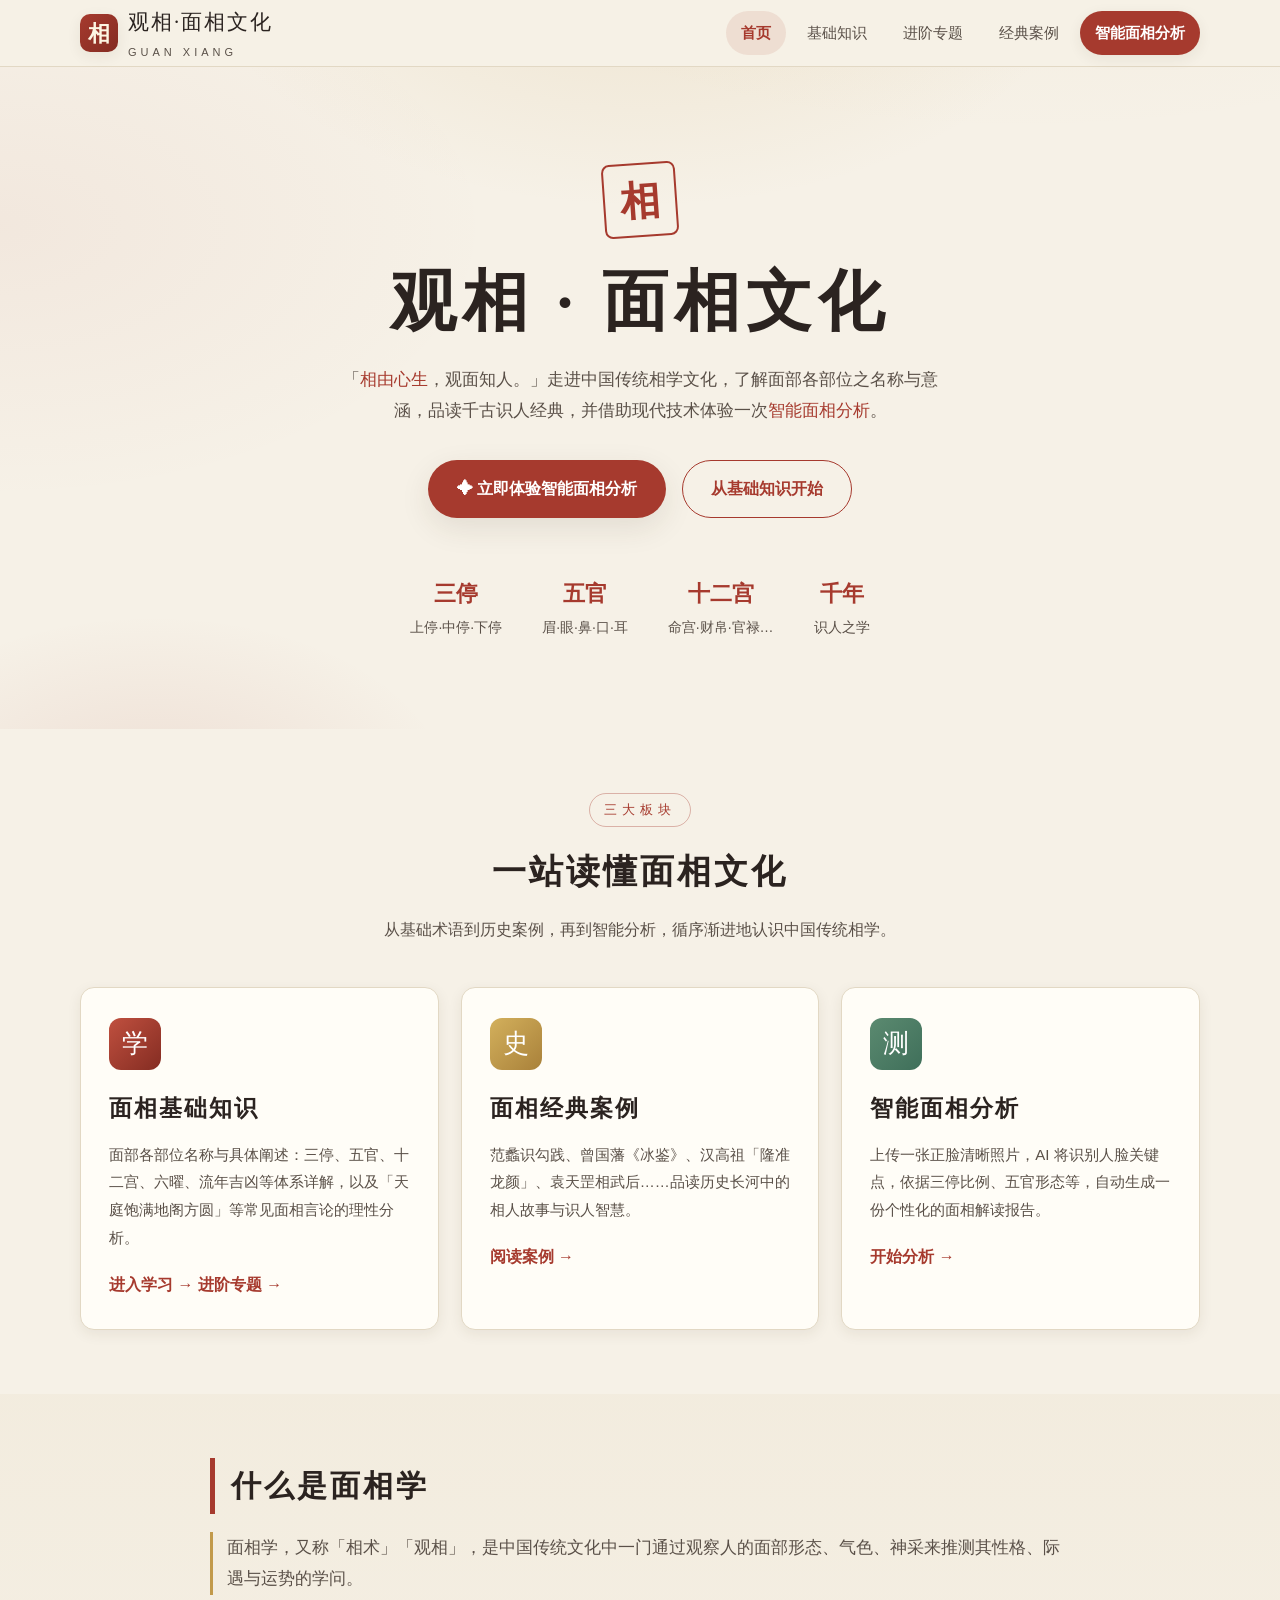
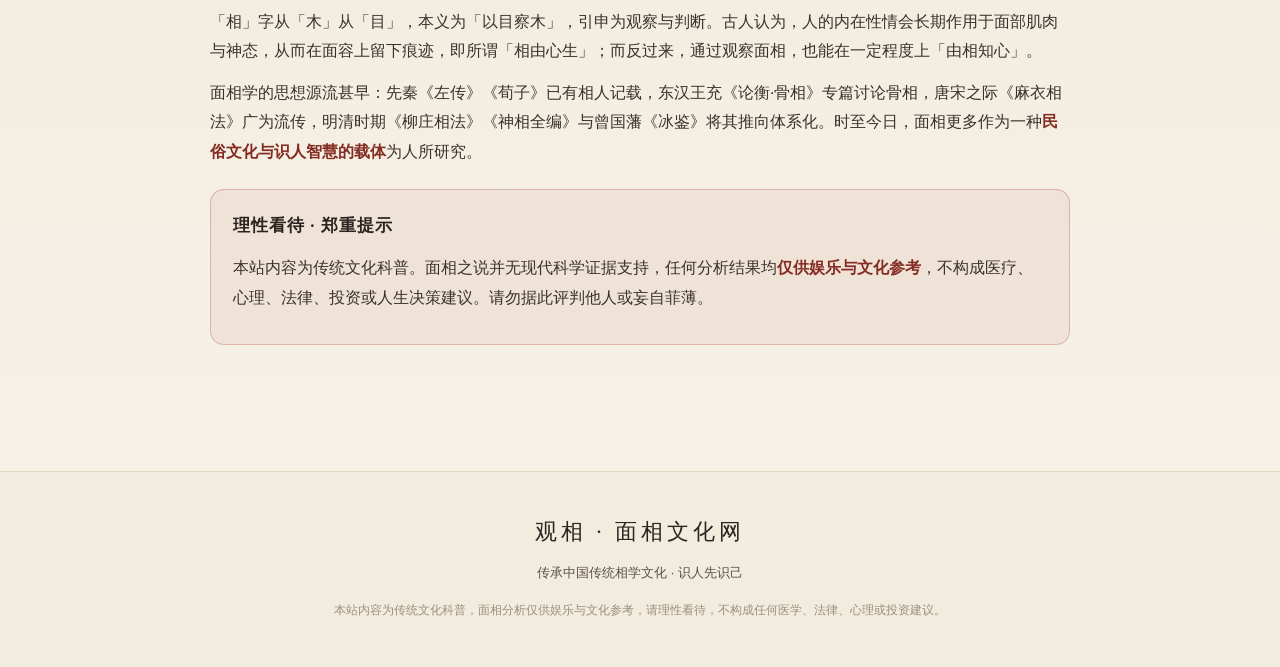
<file: index.html>
<!DOCTYPE html>
<html lang="zh-CN">
<head>
  <meta charset="UTF-8">
  <meta name="viewport" content="width=device-width, initial-scale=1.0">
  <title>观相 · 面相文化网</title>
  <meta name="description" content="面相基础知识、经典案例与智能面相分析——传承中国传统相学文化">
  <link rel="stylesheet" href="css/style.css">
</head>
<body>
  <header class="site-header">
    <div class="wrap header-inner">
      <a class="brand" href="index.html">
        <span class="brand-mark">相</span>
        <span class="brand-text">观相·面相文化<small>GUAN XIANG</small></span>
      </a>
      <nav class="site-nav">
        <a href="index.html" class="active">首页</a>
        <a href="basics.html">基础知识</a>
        <a href="topics.html">进阶专题</a>
        <a href="cases.html">经典案例</a>
        <a href="analyze.html" class="nav-cta">智能面相分析</a>
      </nav>
    </div>
  </header>

  <section class="hero">
    <div class="wrap">
      <div class="hero-seal">相</div>
      <h1>观相 · 面相文化</h1>
      <p class="subtitle">「<em>相由心生</em>，观面知人。」走进中国传统相学文化，了解面部各部位之名称与意涵，品读千古识人经典，并借助现代技术体验一次<em>智能面相分析</em>。</p>
      <div class="hero-actions">
        <a class="btn btn-primary" href="analyze.html">✦ 立即体验智能面相分析</a>
        <a class="btn btn-ghost" href="basics.html">从基础知识开始</a>
      </div>
      <div class="hero-strip">
        <div><b>三停</b>上停·中停·下停</div>
        <div><b>五官</b>眉·眼·鼻·口·耳</div>
        <div><b>十二宫</b>命宫·财帛·官禄…</div>
        <div><b>千年</b>识人之学</div>
      </div>
    </div>
  </section>

  <section class="section">
    <div class="wrap">
      <div class="sec-head">
        <span class="eyebrow">三大板块</span>
        <h2>一站读懂面相文化</h2>
        <p>从基础术语到历史案例，再到智能分析，循序渐进地认识中国传统相学。</p>
      </div>
      <div class="grid grid-3">
        <div class="card">
          <div class="icon red">学</div>
          <h3>面相基础知识</h3>
          <p>面部各部位名称与具体阐述：三停、五官、十二宫、六曜、流年吉凶等体系详解，以及「天庭饱满地阁方圆」等常见面相言论的理性分析。</p>
          <a class="link" href="basics.html">进入学习 →</a>
          <a class="link" href="topics.html">进阶专题 →</a>
        </div>
        <div class="card">
          <div class="icon gold">史</div>
          <h3>面相经典案例</h3>
          <p>范蠡识勾践、曾国藩《冰鉴》、汉高祖「隆准龙颜」、袁天罡相武后……品读历史长河中的相人故事与识人智慧。</p>
          <a class="link" href="cases.html">阅读案例 →</a>
        </div>
        <div class="card">
          <div class="icon jade">测</div>
          <h3>智能面相分析</h3>
          <p>上传一张正脸清晰照片，AI 将识别人脸关键点，依据三停比例、五官形态等，自动生成一份个性化的面相解读报告。</p>
          <a class="link" href="analyze.html">开始分析 →</a>
        </div>
      </div>
    </div>
  </section>

  <section class="section alt">
    <div class="wrap">
      <article class="prose">
        <h2>什么是面相学</h2>
        <p class="lead">面相学，又称「相术」「观相」，是中国传统文化中一门通过观察人的面部形态、气色、神采来推测其性格、际遇与运势的学问。</p>
        <p>「相」字从「木」从「目」，本义为「以目察木」，引申为观察与判断。古人认为，人的内在性情会长期作用于面部肌肉与神态，从而在面容上留下痕迹，即所谓「相由心生」；而反过来，通过观察面相，也能在一定程度上「由相知心」。</p>
        <p>面相学的思想源流甚早：先秦《左传》《荀子》已有相人记载，东汉王充《论衡·骨相》专篇讨论骨相，唐宋之际《麻衣相法》广为流传，明清时期《柳庄相法》《神相全编》与曾国藩《冰鉴》将其推向体系化。时至今日，面相更多作为一种<strong>民俗文化与识人智慧的载体</strong>为人所研究。</p>
        <div class="callout warn">
          <div class="callout-title">理性看待 · 郑重提示</div>
          <p>本站内容为传统文化科普。面相之说并无现代科学证据支持，任何分析结果均<strong>仅供娱乐与文化参考</strong>，不构成医疗、心理、法律、投资或人生决策建议。请勿据此评判他人或妄自菲薄。</p>
        </div>
      </article>
    </div>
  </section>

  <footer class="site-footer">
    <div class="wrap">
      <div class="foot-brand">观相 · 面相文化网</div>
      <p>传承中国传统相学文化 · 识人先识己</p>
      <p class="disclaimer">本站内容为传统文化科普，面相分析仅供娱乐与文化参考，请理性看待，不构成任何医学、法律、心理或投资建议。</p>
    </div>
  </footer>
</body>
</html>
</file>
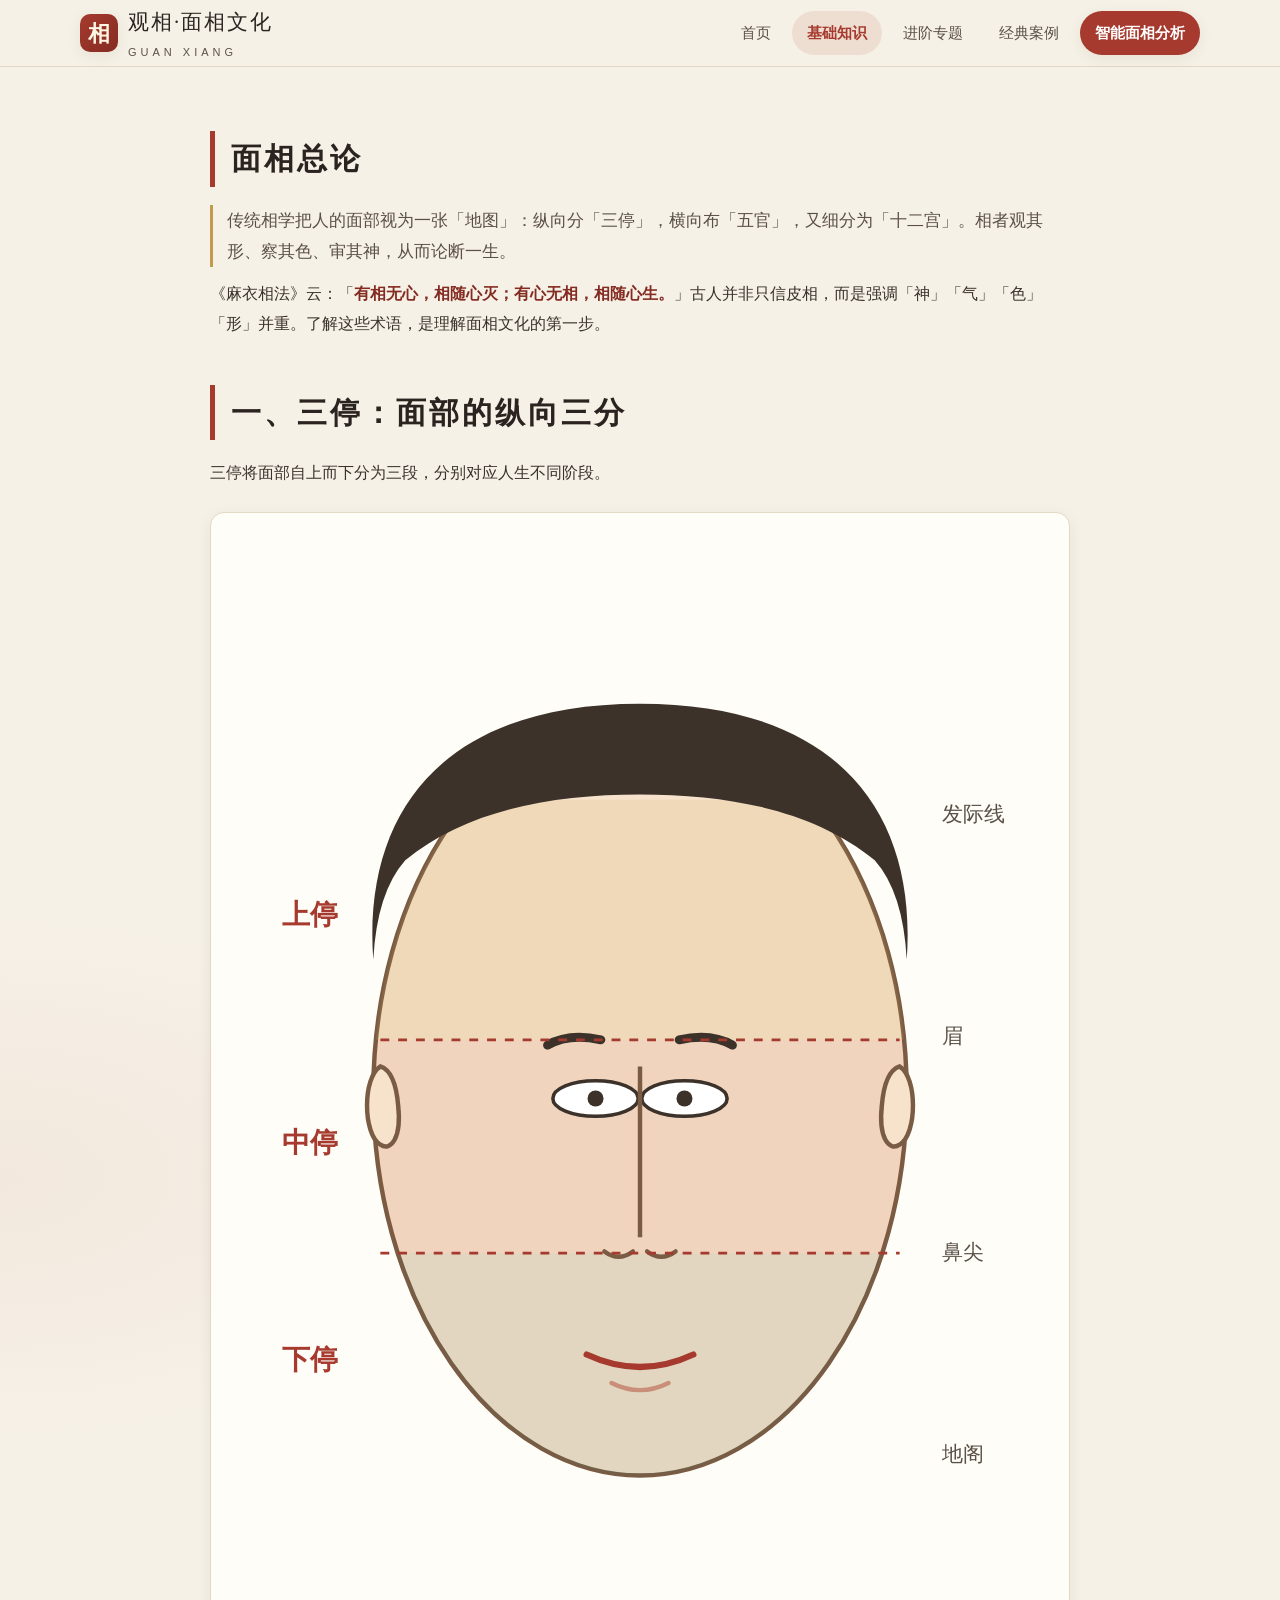
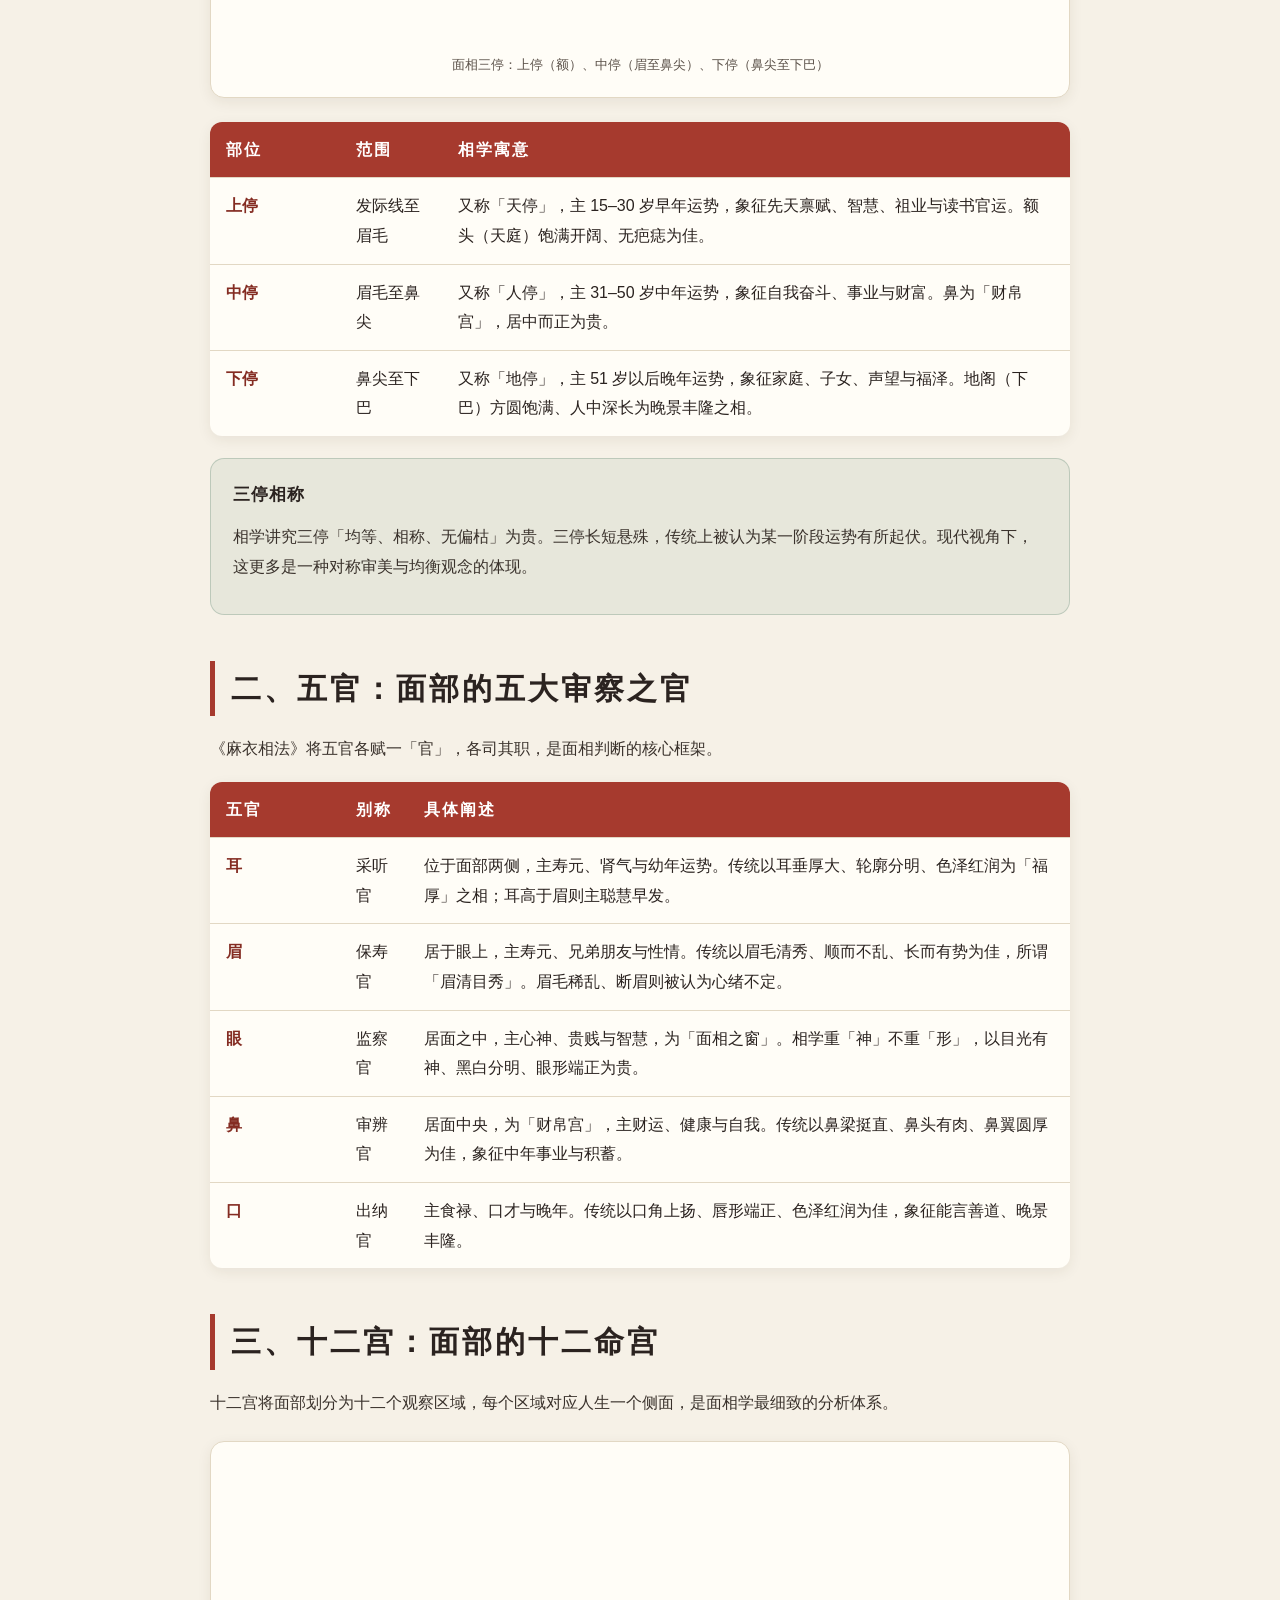
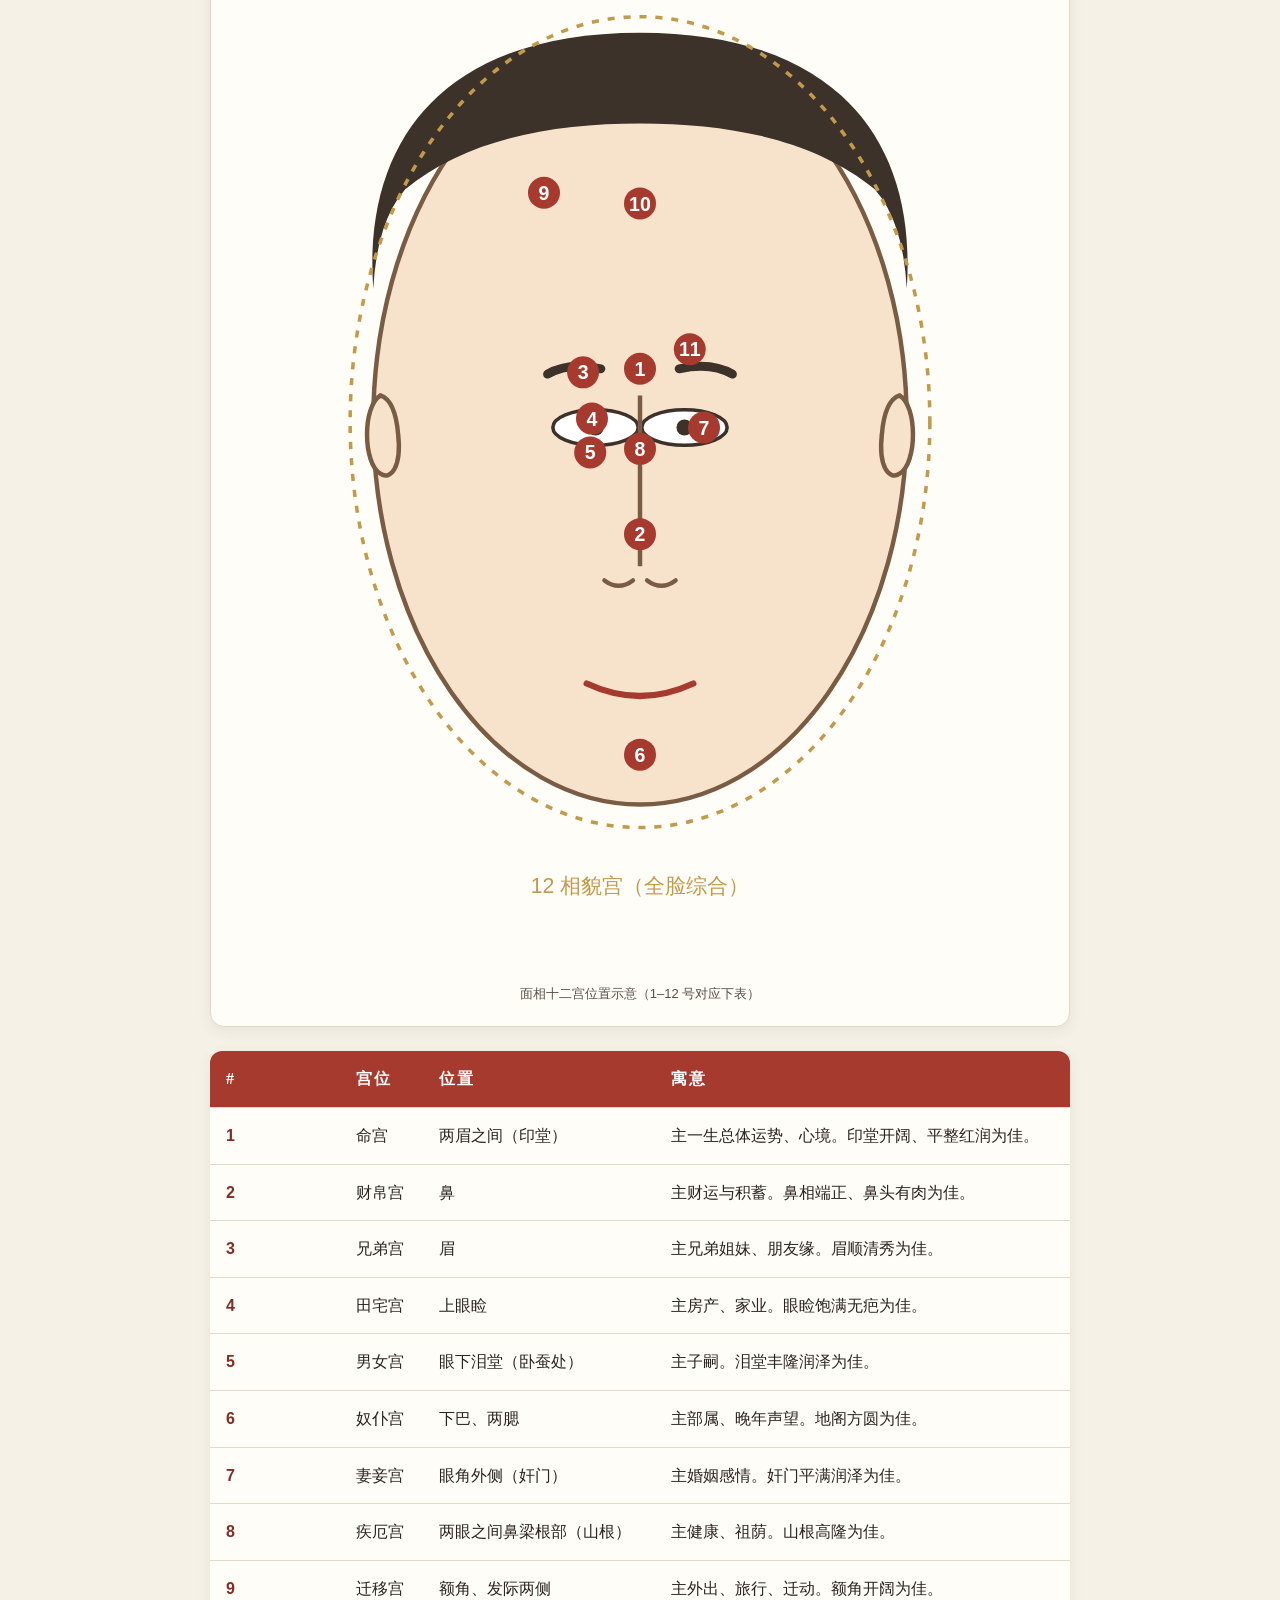
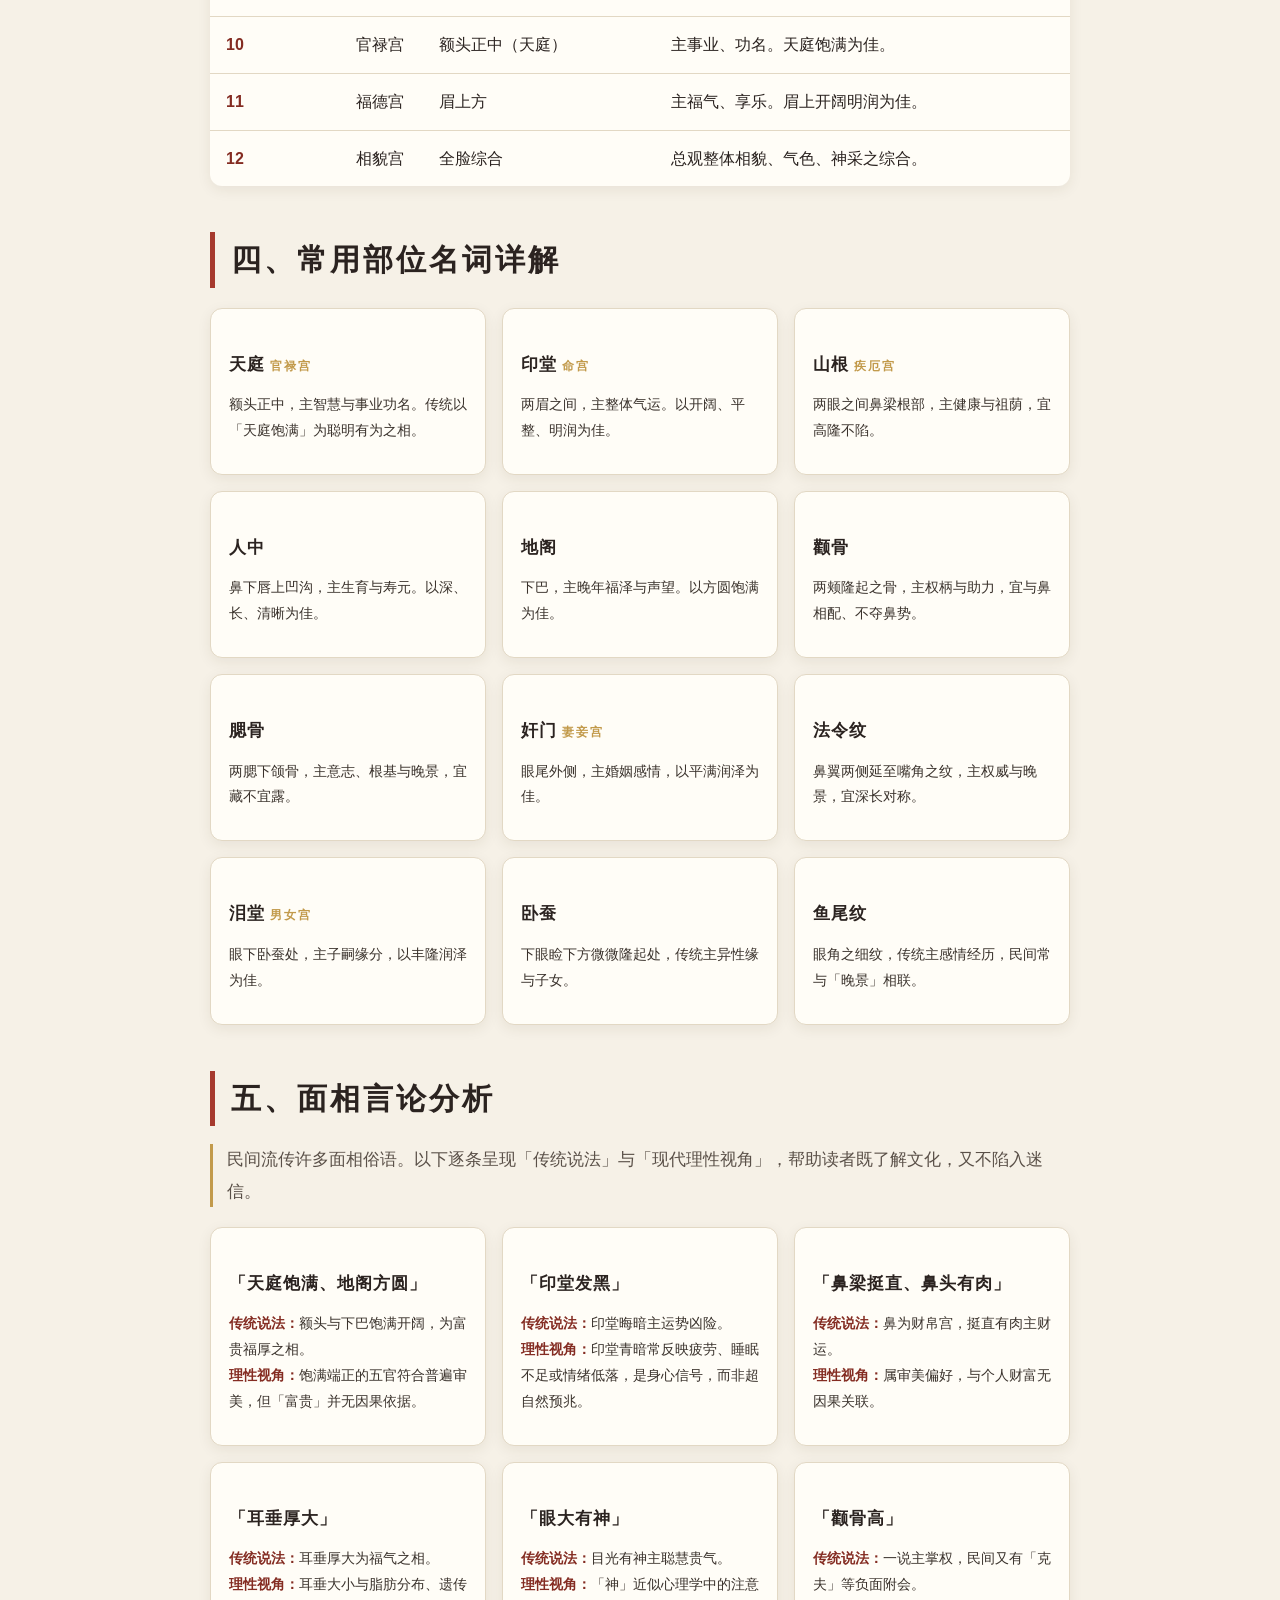
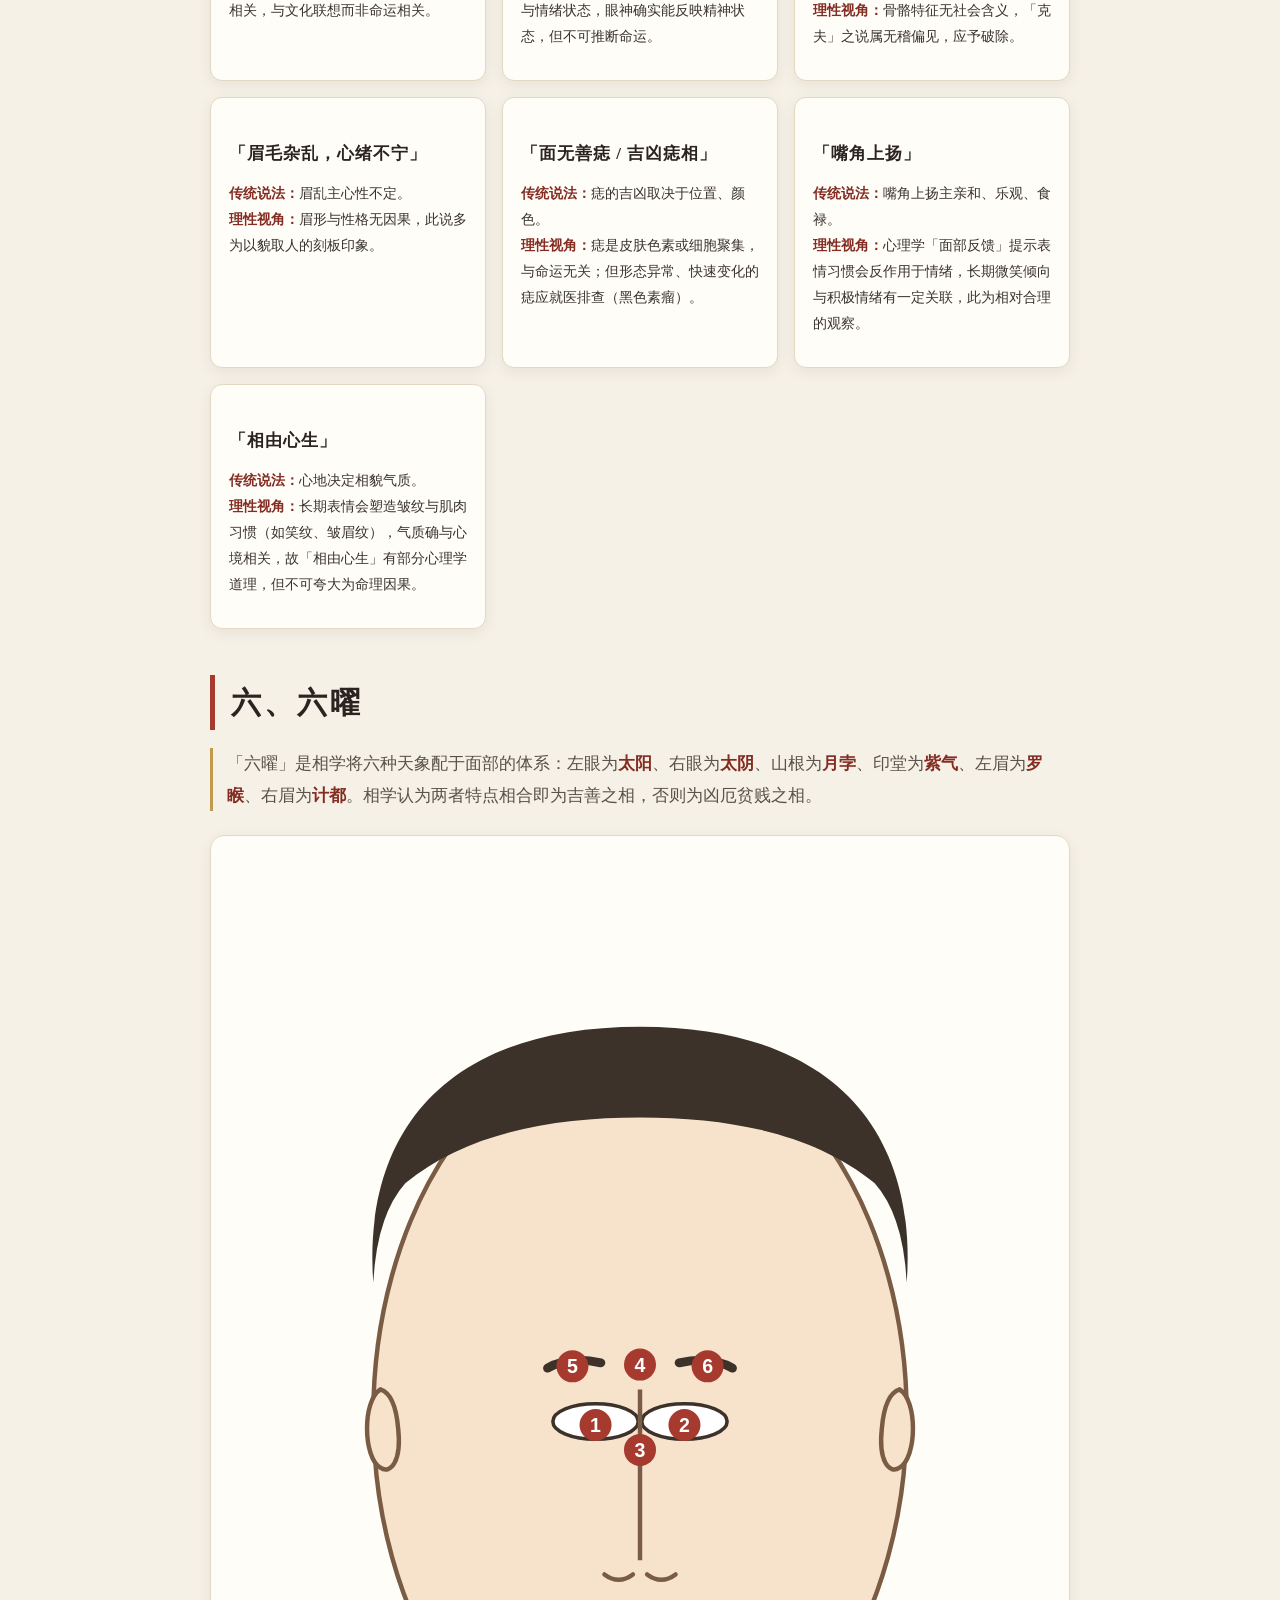
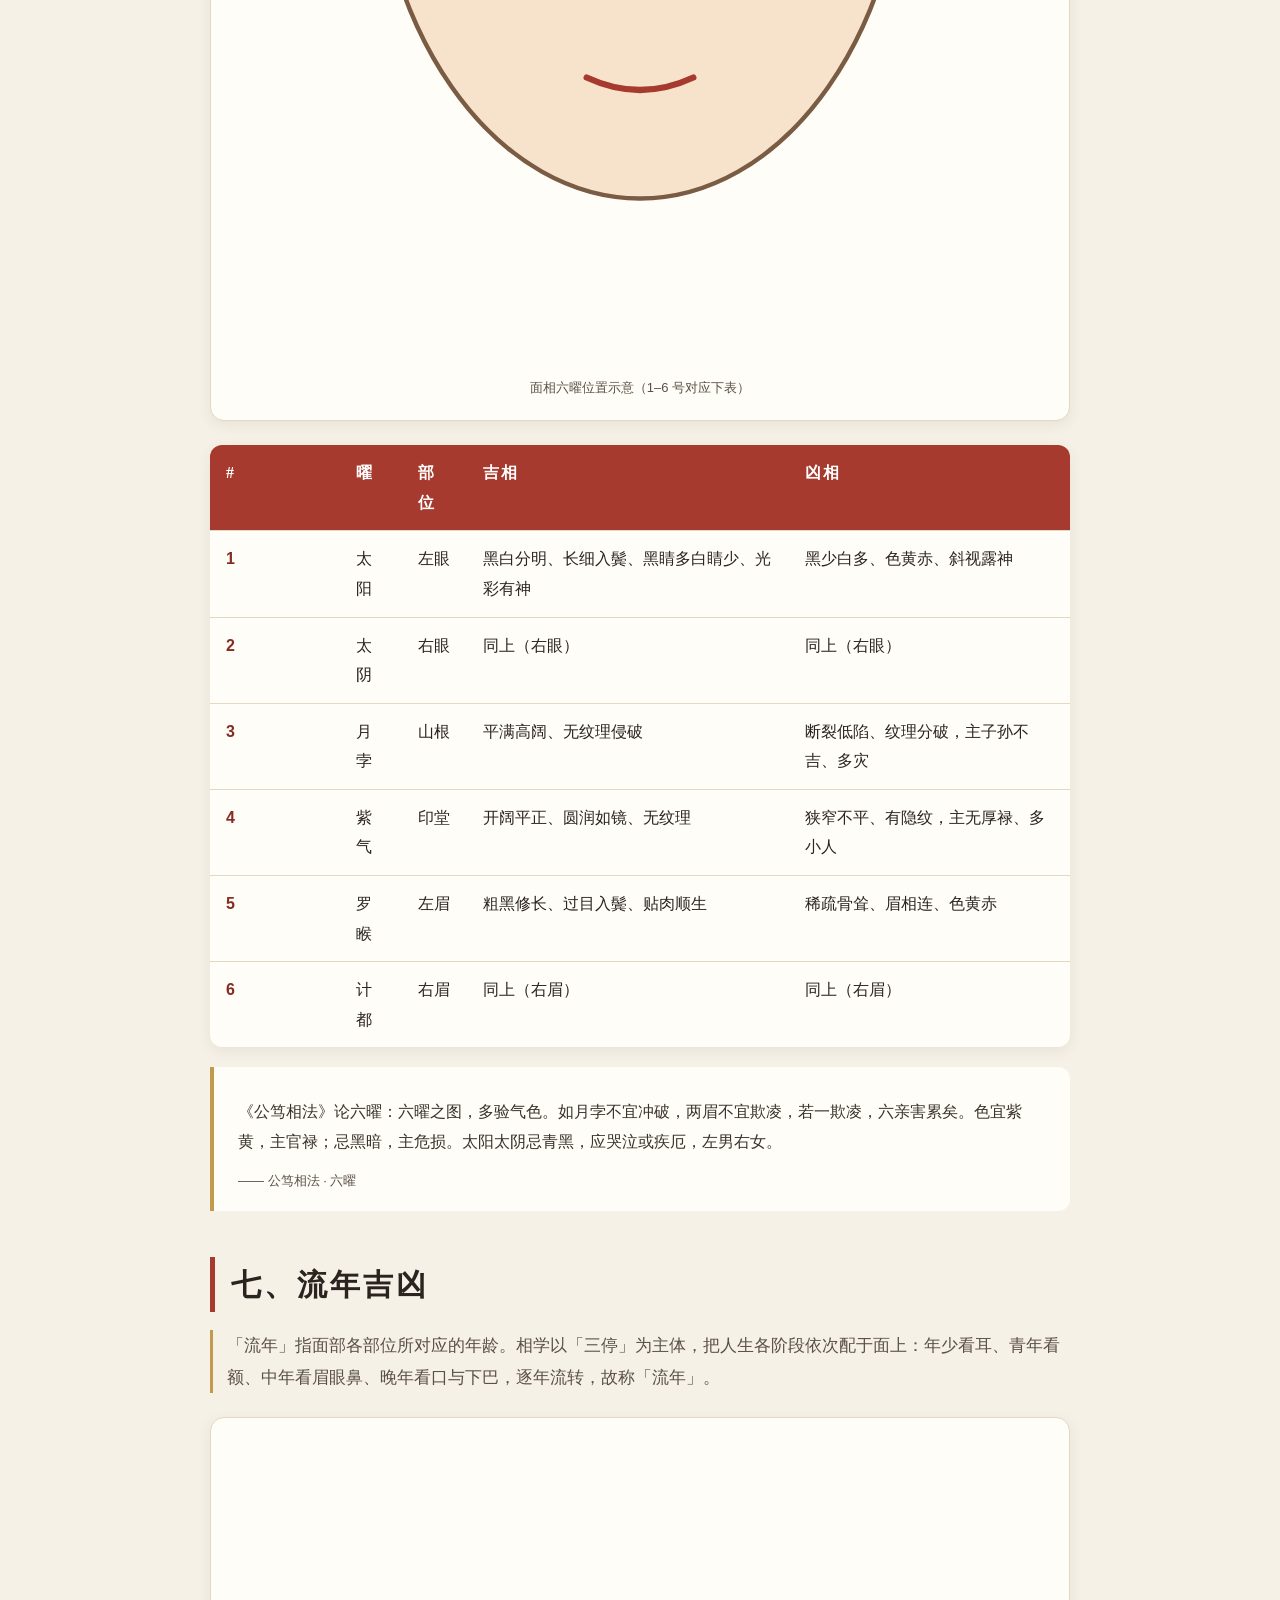
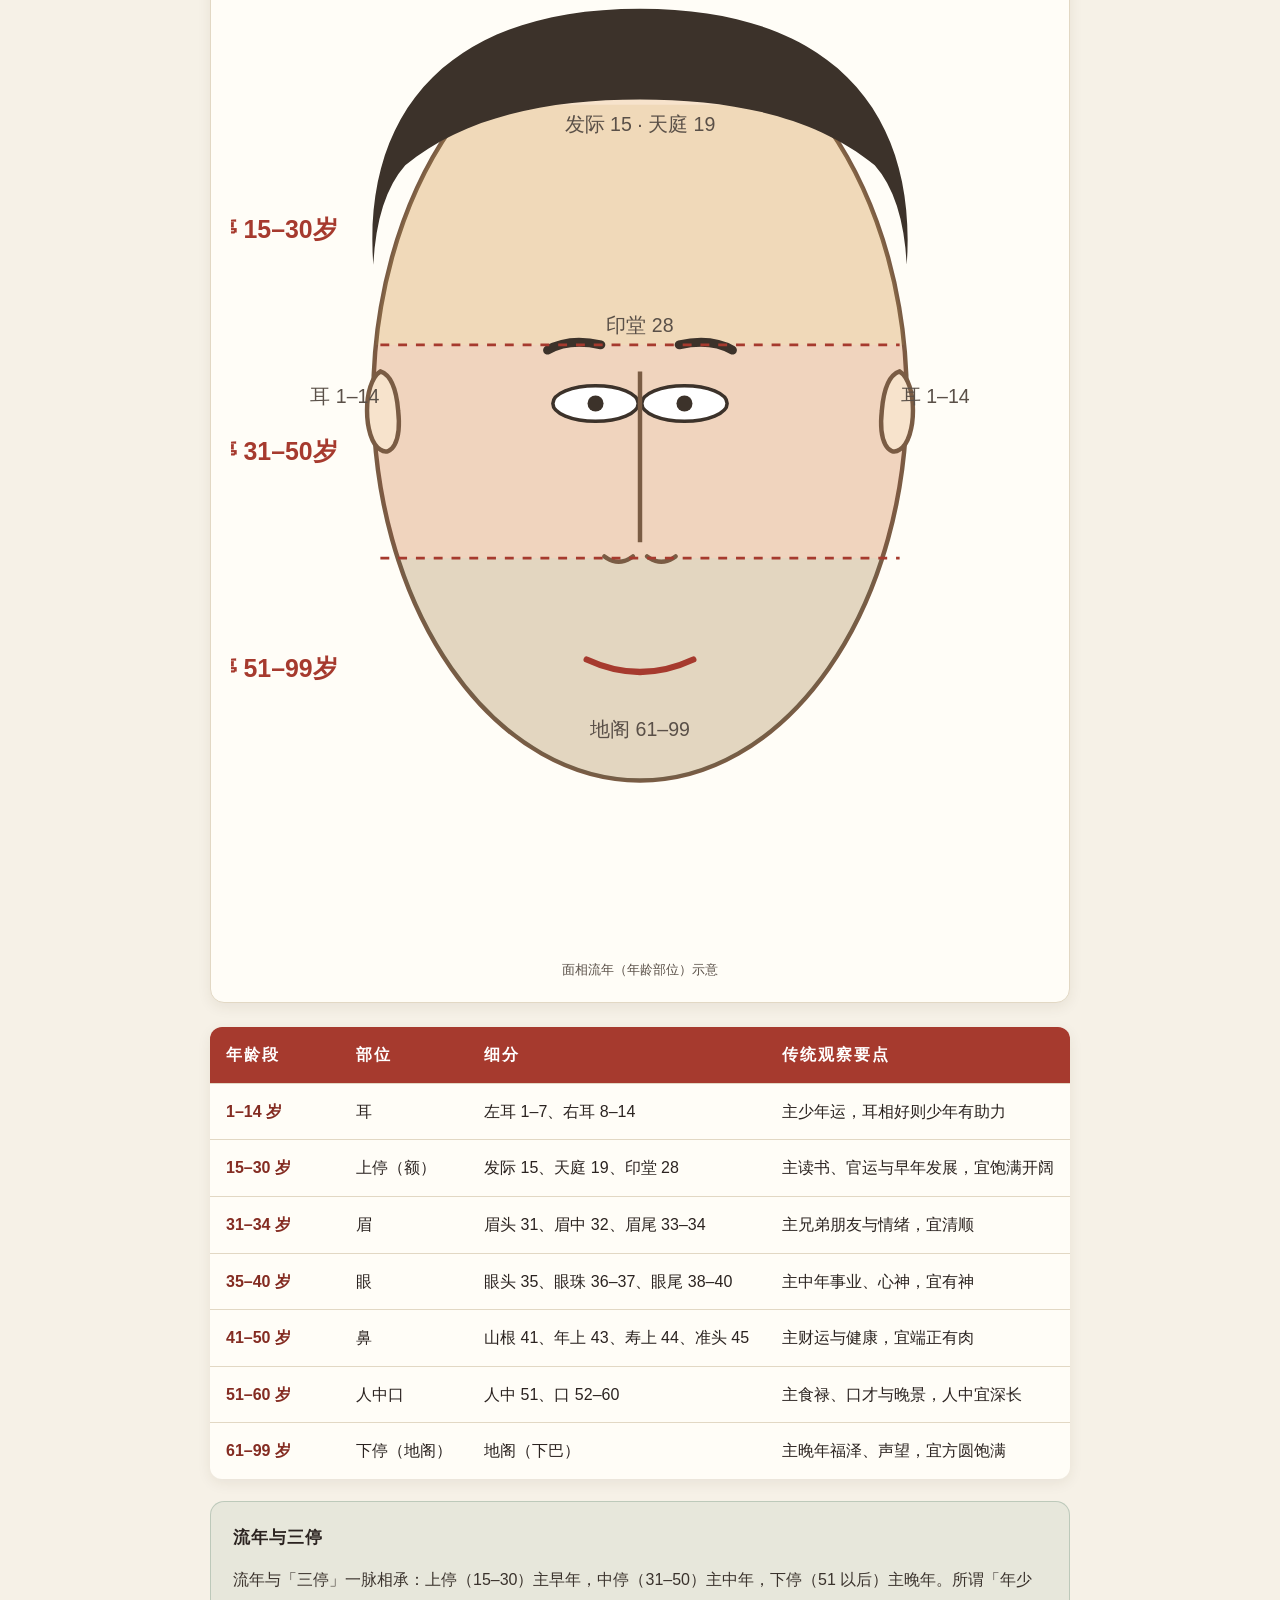
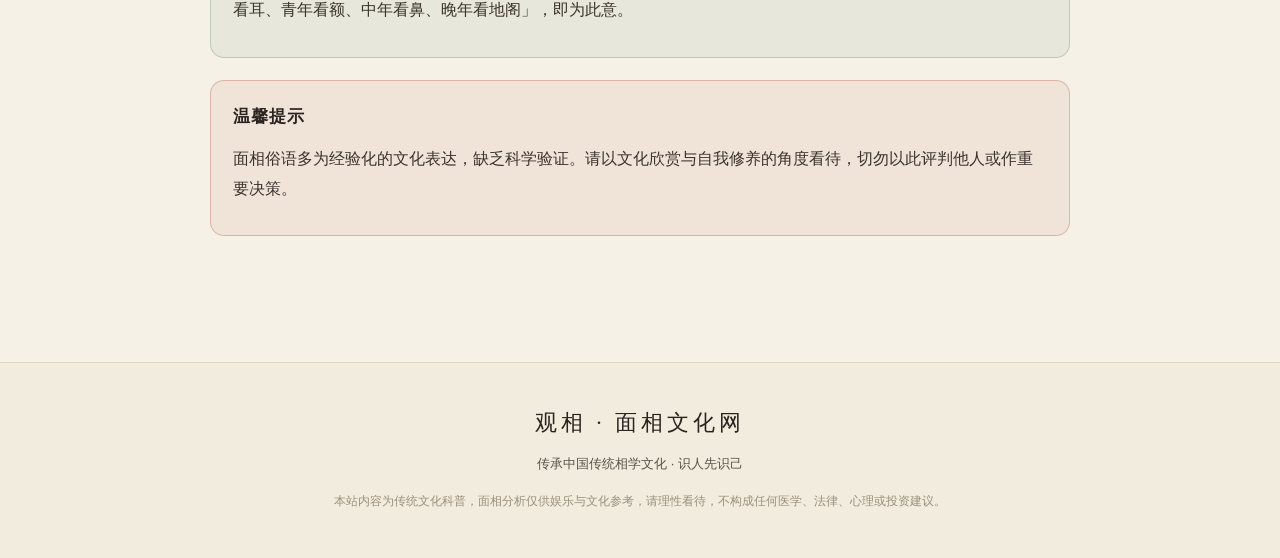
<file: basics.html>
<!DOCTYPE html>
<html lang="zh-CN">
<head>
  <meta charset="UTF-8">
  <meta name="viewport" content="width=device-width, initial-scale=1.0">
  <title>面相基础知识 · 观相</title>
  <meta name="description" content="面相基础知识：三停、五官、十二宫及面部各部位名称与具体阐述，附常见面相言论的理性分析">
  <link rel="stylesheet" href="css/style.css">
</head>
<body>
  <header class="site-header">
    <div class="wrap header-inner">
      <a class="brand" href="index.html">
        <span class="brand-mark">相</span>
        <span class="brand-text">观相·面相文化<small>GUAN XIANG</small></span>
      </a>
      <nav class="site-nav">
        <a href="index.html">首页</a>
        <a href="basics.html" class="active">基础知识</a>
        <a href="topics.html">进阶专题</a>
        <a href="cases.html">经典案例</a>
        <a href="analyze.html" class="nav-cta">智能面相分析</a>
      </nav>
    </div>
  </header>

  <section class="section">
    <div class="wrap">
      <article class="prose">
        <h2>面相总论</h2>
        <p class="lead">传统相学把人的面部视为一张「地图」：纵向分「三停」，横向布「五官」，又细分为「十二宫」。相者观其形、察其色、审其神，从而论断一生。</p>
        <p>《麻衣相法》云：「<strong>有相无心，相随心灭；有心无相，相随心生。</strong>」古人并非只信皮相，而是强调「神」「气」「色」「形」并重。了解这些术语，是理解面相文化的第一步。</p>

        <h2>一、三停：面部的纵向三分</h2>
        <p>三停将面部自上而下分为三段，分别对应人生不同阶段。</p>

        <div class="figure">
          <svg viewBox="0 0 460 620" role="img" aria-label="面相三停图解">
            <defs>
              <clipPath id="headClip"><ellipse cx="230" cy="315" rx="150" ry="215"/></clipPath>
            </defs>
            <!-- 头部 -->
            <ellipse cx="230" cy="315" rx="150" ry="215" fill="#f7e3cc" stroke="#7a5c44" stroke-width="2.5"/>
            <!-- 三停色带（裁剪于头形内） -->
            <g clip-path="url(#headClip)">
              <rect x="80" y="150" width="300" height="135" class="svg-band"/>
              <rect x="80" y="285" width="300" height="120" fill="rgba(166,58,46,.09)"/>
              <rect x="80" y="405" width="300" height="125" fill="rgba(63,111,90,.11)"/>
            </g>
            <!-- 头发 -->
            <path d="M230 96 C 120 96 74 156 80 240 Q 82 202 98 184 C 132 156 180 147 230 147 C 280 147 328 156 362 184 Q 378 202 380 240 C 386 156 340 96 230 96 Z" fill="#3c322a"/>
            <!-- 眉毛 -->
            <path d="M178 288 Q 190 281 208 285" stroke="#3c322a" stroke-width="5" fill="none" stroke-linecap="round"/>
            <path d="M252 285 Q 270 281 282 288" stroke="#3c322a" stroke-width="5" fill="none" stroke-linecap="round"/>
            <!-- 眼睛 -->
            <ellipse cx="205" cy="318" rx="24" ry="10" fill="#fff" stroke="#3c322a" stroke-width="2"/>
            <circle cx="205" cy="318" r="4.5" fill="#3c322a"/>
            <ellipse cx="255" cy="318" rx="24" ry="10" fill="#fff" stroke="#3c322a" stroke-width="2"/>
            <circle cx="255" cy="318" r="4.5" fill="#3c322a"/>
            <!-- 鼻子 -->
            <line x1="230" y1="300" x2="230" y2="396" stroke="#7a5c44" stroke-width="2.5"/>
            <path d="M210 404 q 8 6 16 0" fill="none" stroke="#7a5c44" stroke-width="2.5" stroke-linecap="round"/>
            <path d="M234 404 q 8 6 16 0" fill="none" stroke="#7a5c44" stroke-width="2.5" stroke-linecap="round"/>
            <!-- 嘴 -->
            <path d="M200 462 Q 230 476 260 462" fill="none" stroke="#a63a2e" stroke-width="3.5" stroke-linecap="round"/>
            <path d="M214 478 Q 230 486 246 478" fill="none" stroke="#c98f7a" stroke-width="2.5" stroke-linecap="round"/>
            <!-- 耳朵 -->
            <path d="M84 300 C 74 306 74 338 84 344 C 90 348 96 340 94 322 C 93 310 90 302 84 300 Z" fill="#f7e3cc" stroke="#7a5c44" stroke-width="2.5"/>
            <path d="M376 300 C 386 306 386 338 376 344 C 370 348 364 340 366 322 C 367 310 370 302 376 300 Z" fill="#f7e3cc" stroke="#7a5c44" stroke-width="2.5"/>
            <!-- 分界虚线 -->
            <line x1="84" y1="285" x2="376" y2="285" class="svg-line" stroke-width="1.5"/>
            <line x1="84" y1="405" x2="376" y2="405" class="svg-line" stroke-width="1.5"/>
            <!-- 标注 -->
            <text x="60" y="220" class="svg-label" text-anchor="end" font-size="16" fill="#a63a2e" font-weight="700">上停</text>
            <text x="60" y="348" class="svg-label" text-anchor="end" font-size="16" fill="#a63a2e" font-weight="700">中停</text>
            <text x="60" y="470" class="svg-label" text-anchor="end" font-size="16" fill="#a63a2e" font-weight="700">下停</text>
            <text x="400" y="162" font-size="12" fill="#5a5048">发际线</text>
            <text x="400" y="287" font-size="12" fill="#5a5048">眉</text>
            <text x="400" y="408" font-size="12" fill="#5a5048">鼻尖</text>
            <text x="400" y="522" font-size="12" fill="#5a5048">地阁</text>
          </svg>
          <figcaption>面相三停：上停（额）、中停（眉至鼻尖）、下停（鼻尖至下巴）</figcaption>
        </div>

        <table class="term-table">
          <thead><tr><th>部位</th><th>范围</th><th>相学寓意</th></tr></thead>
          <tbody>
            <tr><td>上停</td><td>发际线至眉毛</td><td>又称「天停」，主 15–30 岁早年运势，象征先天禀赋、智慧、祖业与读书官运。额头（天庭）饱满开阔、无疤痣为佳。</td></tr>
            <tr><td>中停</td><td>眉毛至鼻尖</td><td>又称「人停」，主 31–50 岁中年运势，象征自我奋斗、事业与财富。鼻为「财帛宫」，居中而正为贵。</td></tr>
            <tr><td>下停</td><td>鼻尖至下巴</td><td>又称「地停」，主 51 岁以后晚年运势，象征家庭、子女、声望与福泽。地阁（下巴）方圆饱满、人中深长为晚景丰隆之相。</td></tr>
          </tbody>
        </table>
        <div class="callout tip">
          <div class="callout-title">三停相称</div>
          <p>相学讲究三停「均等、相称、无偏枯」为贵。三停长短悬殊，传统上被认为某一阶段运势有所起伏。现代视角下，这更多是一种对称审美与均衡观念的体现。</p>
        </div>

        <h2>二、五官：面部的五大审察之官</h2>
        <p>《麻衣相法》将五官各赋一「官」，各司其职，是面相判断的核心框架。</p>
        <table class="term-table">
          <thead><tr><th>五官</th><th>别称</th><th>具体阐述</th></tr></thead>
          <tbody>
            <tr><td>耳</td><td>采听官</td><td>位于面部两侧，主寿元、肾气与幼年运势。传统以耳垂厚大、轮廓分明、色泽红润为「福厚」之相；耳高于眉则主聪慧早发。</td></tr>
            <tr><td>眉</td><td>保寿官</td><td>居于眼上，主寿元、兄弟朋友与性情。传统以眉毛清秀、顺而不乱、长而有势为佳，所谓「眉清目秀」。眉毛稀乱、断眉则被认为心绪不定。</td></tr>
            <tr><td>眼</td><td>监察官</td><td>居面之中，主心神、贵贱与智慧，为「面相之窗」。相学重「神」不重「形」，以目光有神、黑白分明、眼形端正为贵。</td></tr>
            <tr><td>鼻</td><td>审辨官</td><td>居面中央，为「财帛宫」，主财运、健康与自我。传统以鼻梁挺直、鼻头有肉、鼻翼圆厚为佳，象征中年事业与积蓄。</td></tr>
            <tr><td>口</td><td>出纳官</td><td>主食禄、口才与晚年。传统以口角上扬、唇形端正、色泽红润为佳，象征能言善道、晚景丰隆。</td></tr>
          </tbody>
        </table>

        <h2>三、十二宫：面部的十二命宫</h2>
        <p>十二宫将面部划分为十二个观察区域，每个区域对应人生一个侧面，是面相学最细致的分析体系。</p>

        <div class="figure">
          <svg viewBox="0 0 460 620" role="img" aria-label="面相十二宫图解">
            <defs>
              <clipPath id="headClip2"><ellipse cx="230" cy="315" rx="150" ry="215"/></clipPath>
            </defs>
            <ellipse cx="230" cy="315" rx="150" ry="215" fill="#f7e3cc" stroke="#7a5c44" stroke-width="2.5"/>
            <path d="M230 96 C 120 96 74 156 80 240 Q 82 202 98 184 C 132 156 180 147 230 147 C 280 147 328 156 362 184 Q 378 202 380 240 C 386 156 340 96 230 96 Z" fill="#3c322a"/>
            <path d="M178 288 Q 190 281 208 285" stroke="#3c322a" stroke-width="5" fill="none" stroke-linecap="round"/>
            <path d="M252 285 Q 270 281 282 288" stroke="#3c322a" stroke-width="5" fill="none" stroke-linecap="round"/>
            <ellipse cx="205" cy="318" rx="24" ry="10" fill="#fff" stroke="#3c322a" stroke-width="2"/>
            <circle cx="205" cy="318" r="4.5" fill="#3c322a"/>
            <ellipse cx="255" cy="318" rx="24" ry="10" fill="#fff" stroke="#3c322a" stroke-width="2"/>
            <circle cx="255" cy="318" r="4.5" fill="#3c322a"/>
            <line x1="230" y1="300" x2="230" y2="396" stroke="#7a5c44" stroke-width="2.5"/>
            <path d="M210 404 q 8 6 16 0" fill="none" stroke="#7a5c44" stroke-width="2.5" stroke-linecap="round"/>
            <path d="M234 404 q 8 6 16 0" fill="none" stroke="#7a5c44" stroke-width="2.5" stroke-linecap="round"/>
            <path d="M200 462 Q 230 476 260 462" fill="none" stroke="#a63a2e" stroke-width="3.5" stroke-linecap="round"/>
            <path d="M84 300 C 74 306 74 338 84 344 C 90 348 96 340 94 322 C 93 310 90 302 84 300 Z" fill="#f7e3cc" stroke="#7a5c44" stroke-width="2.5"/>
            <path d="M376 300 C 386 306 386 338 376 344 C 370 348 364 340 366 322 C 367 310 370 302 376 300 Z" fill="#f7e3cc" stroke="#7a5c44" stroke-width="2.5"/>
            <!-- 相貌宫虚线圈 -->
            <ellipse cx="230" cy="315" rx="163" ry="228" fill="none" stroke="#c29a4b" stroke-width="2" stroke-dasharray="4 5"/>
            <!-- 编号宫位 -->
            <g font-size="11" fill="#fff" text-anchor="middle" font-weight="700">
              <circle cx="230" cy="285" r="9" fill="#a63a2e"/><text x="230" y="289">1</text>
              <circle cx="230" cy="378" r="9" fill="#a63a2e"/><text x="230" y="382">2</text>
              <circle cx="198" cy="287" r="9" fill="#a63a2e"/><text x="198" y="291">3</text>
              <circle cx="203" cy="313" r="9" fill="#a63a2e"/><text x="203" y="317">4</text>
              <circle cx="202" cy="332" r="9" fill="#a63a2e"/><text x="202" y="336">5</text>
              <circle cx="230" cy="502" r="9" fill="#a63a2e"/><text x="230" y="506">6</text>
              <circle cx="266" cy="318" r="9" fill="#a63a2e"/><text x="266" y="322">7</text>
              <circle cx="230" cy="330" r="9" fill="#a63a2e"/><text x="230" y="334">8</text>
              <circle cx="176" cy="186" r="9" fill="#a63a2e"/><text x="176" y="190">9</text>
              <circle cx="230" cy="192" r="9" fill="#a63a2e"/><text x="230" y="196">10</text>
              <circle cx="258" cy="274" r="9" fill="#a63a2e"/><text x="258" y="278">11</text>
            </g>
            <text x="230" y="580" font-size="12" fill="#c29a4b" text-anchor="middle">12 相貌宫（全脸综合）</text>
          </svg>
          <figcaption>面相十二宫位置示意（1–12 号对应下表）</figcaption>
        </div>

        <table class="term-table">
          <thead><tr><th>#</th><th>宫位</th><th>位置</th><th>寓意</th></tr></thead>
          <tbody>
            <tr><td>1</td><td>命宫</td><td>两眉之间（印堂）</td><td>主一生总体运势、心境。印堂开阔、平整红润为佳。</td></tr>
            <tr><td>2</td><td>财帛宫</td><td>鼻</td><td>主财运与积蓄。鼻相端正、鼻头有肉为佳。</td></tr>
            <tr><td>3</td><td>兄弟宫</td><td>眉</td><td>主兄弟姐妹、朋友缘。眉顺清秀为佳。</td></tr>
            <tr><td>4</td><td>田宅宫</td><td>上眼睑</td><td>主房产、家业。眼睑饱满无疤为佳。</td></tr>
            <tr><td>5</td><td>男女宫</td><td>眼下泪堂（卧蚕处）</td><td>主子嗣。泪堂丰隆润泽为佳。</td></tr>
            <tr><td>6</td><td>奴仆宫</td><td>下巴、两腮</td><td>主部属、晚年声望。地阁方圆为佳。</td></tr>
            <tr><td>7</td><td>妻妾宫</td><td>眼角外侧（奸门）</td><td>主婚姻感情。奸门平满润泽为佳。</td></tr>
            <tr><td>8</td><td>疾厄宫</td><td>两眼之间鼻梁根部（山根）</td><td>主健康、祖荫。山根高隆为佳。</td></tr>
            <tr><td>9</td><td>迁移宫</td><td>额角、发际两侧</td><td>主外出、旅行、迁动。额角开阔为佳。</td></tr>
            <tr><td>10</td><td>官禄宫</td><td>额头正中（天庭）</td><td>主事业、功名。天庭饱满为佳。</td></tr>
            <tr><td>11</td><td>福德宫</td><td>眉上方</td><td>主福气、享乐。眉上开阔明润为佳。</td></tr>
            <tr><td>12</td><td>相貌宫</td><td>全脸综合</td><td>总观整体相貌、气色、神采之综合。</td></tr>
          </tbody>
        </table>

        <h2>四、常用部位名词详解</h2>
        <div class="term-grid">
          <div class="term"><h4>天庭 <span class="palace">官禄宫</span></h4><p>额头正中，主智慧与事业功名。传统以「天庭饱满」为聪明有为之相。</p></div>
          <div class="term"><h4>印堂 <span class="palace">命宫</span></h4><p>两眉之间，主整体气运。以开阔、平整、明润为佳。</p></div>
          <div class="term"><h4>山根 <span class="palace">疾厄宫</span></h4><p>两眼之间鼻梁根部，主健康与祖荫，宜高隆不陷。</p></div>
          <div class="term"><h4>人中</h4><p>鼻下唇上凹沟，主生育与寿元。以深、长、清晰为佳。</p></div>
          <div class="term"><h4>地阁</h4><p>下巴，主晚年福泽与声望。以方圆饱满为佳。</p></div>
          <div class="term"><h4>颧骨</h4><p>两颊隆起之骨，主权柄与助力，宜与鼻相配、不夺鼻势。</p></div>
          <div class="term"><h4>腮骨</h4><p>两腮下颌骨，主意志、根基与晚景，宜藏不宜露。</p></div>
          <div class="term"><h4>奸门 <span class="palace">妻妾宫</span></h4><p>眼尾外侧，主婚姻感情，以平满润泽为佳。</p></div>
          <div class="term"><h4>法令纹</h4><p>鼻翼两侧延至嘴角之纹，主权威与晚景，宜深长对称。</p></div>
          <div class="term"><h4>泪堂 <span class="palace">男女宫</span></h4><p>眼下卧蚕处，主子嗣缘分，以丰隆润泽为佳。</p></div>
          <div class="term"><h4>卧蚕</h4><p>下眼睑下方微微隆起处，传统主异性缘与子女。</p></div>
          <div class="term"><h4>鱼尾纹</h4><p>眼角之细纹，传统主感情经历，民间常与「晚景」相联。</p></div>
        </div>

        <h2>五、面相言论分析</h2>
        <p class="lead">民间流传许多面相俗语。以下逐条呈现「传统说法」与「现代理性视角」，帮助读者既了解文化，又不陷入迷信。</p>

        <div class="term-grid">
          <div class="term"><h4>「天庭饱满、地阁方圆」</h4><p><strong>传统说法：</strong>额头与下巴饱满开阔，为富贵福厚之相。<br><strong>理性视角：</strong>饱满端正的五官符合普遍审美，但「富贵」并无因果依据。</p></div>
          <div class="term"><h4>「印堂发黑」</h4><p><strong>传统说法：</strong>印堂晦暗主运势凶险。<br><strong>理性视角：</strong>印堂青暗常反映疲劳、睡眠不足或情绪低落，是身心信号，而非超自然预兆。</p></div>
          <div class="term"><h4>「鼻梁挺直、鼻头有肉」</h4><p><strong>传统说法：</strong>鼻为财帛宫，挺直有肉主财运。<br><strong>理性视角：</strong>属审美偏好，与个人财富无因果关联。</p></div>
          <div class="term"><h4>「耳垂厚大」</h4><p><strong>传统说法：</strong>耳垂厚大为福气之相。<br><strong>理性视角：</strong>耳垂大小与脂肪分布、遗传相关，与文化联想而非命运相关。</p></div>
          <div class="term"><h4>「眼大有神」</h4><p><strong>传统说法：</strong>目光有神主聪慧贵气。<br><strong>理性视角：</strong>「神」近似心理学中的注意与情绪状态，眼神确实能反映精神状态，但不可推断命运。</p></div>
          <div class="term"><h4>「颧骨高」</h4><p><strong>传统说法：</strong>一说主掌权，民间又有「克夫」等负面附会。<br><strong>理性视角：</strong>骨骼特征无社会含义，「克夫」之说属无稽偏见，应予破除。</p></div>
          <div class="term"><h4>「眉毛杂乱，心绪不宁」</h4><p><strong>传统说法：</strong>眉乱主心性不定。<br><strong>理性视角：</strong>眉形与性格无因果，此说多为以貌取人的刻板印象。</p></div>
          <div class="term"><h4>「面无善痣 / 吉凶痣相」</h4><p><strong>传统说法：</strong>痣的吉凶取决于位置、颜色。<br><strong>理性视角：</strong>痣是皮肤色素或细胞聚集，与命运无关；但形态异常、快速变化的痣应就医排查（黑色素瘤）。</p></div>
          <div class="term"><h4>「嘴角上扬」</h4><p><strong>传统说法：</strong>嘴角上扬主亲和、乐观、食禄。<br><strong>理性视角：</strong>心理学「面部反馈」提示表情习惯会反作用于情绪，长期微笑倾向与积极情绪有一定关联，此为相对合理的观察。</p></div>
          <div class="term"><h4>「相由心生」</h4><p><strong>传统说法：</strong>心地决定相貌气质。<br><strong>理性视角：</strong>长期表情会塑造皱纹与肌肉习惯（如笑纹、皱眉纹），气质确与心境相关，故「相由心生」有部分心理学道理，但不可夸大为命理因果。</p></div>
        </div>

        <h2>六、六曜</h2>
        <p class="lead">「六曜」是相学将六种天象配于面部的体系：左眼为<strong>太阳</strong>、右眼为<strong>太阴</strong>、山根为<strong>月孛</strong>、印堂为<strong>紫气</strong>、左眉为<strong>罗睺</strong>、右眉为<strong>计都</strong>。相学认为两者特点相合即为吉善之相，否则为凶厄贫贱之相。</p>

        <div class="figure">
          <svg viewBox="0 0 460 620" role="img" aria-label="面相六曜图解">
            <ellipse cx="230" cy="315" rx="150" ry="215" fill="#f7e3cc" stroke="#7a5c44" stroke-width="2.5"/>
            <path d="M230 96 C 120 96 74 156 80 240 Q 82 202 98 184 C 132 156 180 147 230 147 C 280 147 328 156 362 184 Q 378 202 380 240 C 386 156 340 96 230 96 Z" fill="#3c322a"/>
            <path d="M178 288 Q 190 281 208 285" stroke="#3c322a" stroke-width="5" fill="none" stroke-linecap="round"/>
            <path d="M252 285 Q 270 281 282 288" stroke="#3c322a" stroke-width="5" fill="none" stroke-linecap="round"/>
            <ellipse cx="205" cy="318" rx="24" ry="10" fill="#fff" stroke="#3c322a" stroke-width="2"/>
            <circle cx="205" cy="318" r="4.5" fill="#3c322a"/>
            <ellipse cx="255" cy="318" rx="24" ry="10" fill="#fff" stroke="#3c322a" stroke-width="2"/>
            <circle cx="255" cy="318" r="4.5" fill="#3c322a"/>
            <line x1="230" y1="300" x2="230" y2="396" stroke="#7a5c44" stroke-width="2.5"/>
            <path d="M210 404 q 8 6 16 0" fill="none" stroke="#7a5c44" stroke-width="2.5" stroke-linecap="round"/>
            <path d="M234 404 q 8 6 16 0" fill="none" stroke="#7a5c44" stroke-width="2.5" stroke-linecap="round"/>
            <path d="M200 462 Q 230 476 260 462" fill="none" stroke="#a63a2e" stroke-width="3.5" stroke-linecap="round"/>
            <path d="M84 300 C 74 306 74 338 84 344 C 90 348 96 340 94 322 C 93 310 90 302 84 300 Z" fill="#f7e3cc" stroke="#7a5c44" stroke-width="2.5"/>
            <path d="M376 300 C 386 306 386 338 376 344 C 370 348 364 340 366 322 C 367 310 370 302 376 300 Z" fill="#f7e3cc" stroke="#7a5c44" stroke-width="2.5"/>
            <g font-size="11" fill="#fff" text-anchor="middle" font-weight="700">
              <circle cx="205" cy="320" r="9" fill="#a63a2e"/><text x="205" y="324">1</text>
              <circle cx="255" cy="320" r="9" fill="#a63a2e"/><text x="255" y="324">2</text>
              <circle cx="230" cy="334" r="9" fill="#a63a2e"/><text x="230" y="338">3</text>
              <circle cx="230" cy="286" r="9" fill="#a63a2e"/><text x="230" y="290">4</text>
              <circle cx="192" cy="287" r="9" fill="#a63a2e"/><text x="192" y="291">5</text>
              <circle cx="268" cy="287" r="9" fill="#a63a2e"/><text x="268" y="291">6</text>
            </g>
          </svg>
          <figcaption>面相六曜位置示意（1–6 号对应下表）</figcaption>
        </div>

        <table class="term-table">
          <thead><tr><th>#</th><th>曜</th><th>部位</th><th>吉相</th><th>凶相</th></tr></thead>
          <tbody>
            <tr><td>1</td><td>太阳</td><td>左眼</td><td>黑白分明、长细入鬓、黑睛多白睛少、光彩有神</td><td>黑少白多、色黄赤、斜视露神</td></tr>
            <tr><td>2</td><td>太阴</td><td>右眼</td><td>同上（右眼）</td><td>同上（右眼）</td></tr>
            <tr><td>3</td><td>月孛</td><td>山根</td><td>平满高阔、无纹理侵破</td><td>断裂低陷、纹理分破，主子孙不吉、多灾</td></tr>
            <tr><td>4</td><td>紫气</td><td>印堂</td><td>开阔平正、圆润如镜、无纹理</td><td>狭窄不平、有隐纹，主无厚禄、多小人</td></tr>
            <tr><td>5</td><td>罗睺</td><td>左眉</td><td>粗黑修长、过目入鬓、贴肉顺生</td><td>稀疏骨耸、眉相连、色黄赤</td></tr>
            <tr><td>6</td><td>计都</td><td>右眉</td><td>同上（右眉）</td><td>同上（右眉）</td></tr>
          </tbody>
        </table>

        <blockquote>
          <p>《公笃相法》论六曜：六曜之图，多验气色。如月孛不宜冲破，两眉不宜欺凌，若一欺凌，六亲害累矣。色宜紫黄，主官禄；忌黑暗，主危损。太阳太阴忌青黑，应哭泣或疾厄，左男右女。</p>
          <footer>公笃相法 · 六曜</footer>
        </blockquote>

        <h2>七、流年吉凶</h2>
        <p class="lead">「流年」指面部各部位所对应的年龄。相学以「三停」为主体，把人生各阶段依次配于面上：年少看耳、青年看额、中年看眉眼鼻、晚年看口与下巴，逐年流转，故称「流年」。</p>

        <div class="figure">
          <svg viewBox="0 0 460 620" role="img" aria-label="面相流年年龄部位图解">
            <defs><clipPath id="headClip3"><ellipse cx="230" cy="315" rx="150" ry="215"/></clipPath></defs>
            <ellipse cx="230" cy="315" rx="150" ry="215" fill="#f7e3cc" stroke="#7a5c44" stroke-width="2.5"/>
            <g clip-path="url(#headClip3)">
              <rect x="80" y="150" width="300" height="135" class="svg-band"/>
              <rect x="80" y="285" width="300" height="120" fill="rgba(166,58,46,.09)"/>
              <rect x="80" y="405" width="300" height="125" fill="rgba(63,111,90,.11)"/>
            </g>
            <path d="M230 96 C 120 96 74 156 80 240 Q 82 202 98 184 C 132 156 180 147 230 147 C 280 147 328 156 362 184 Q 378 202 380 240 C 386 156 340 96 230 96 Z" fill="#3c322a"/>
            <path d="M178 288 Q 190 281 208 285" stroke="#3c322a" stroke-width="5" fill="none" stroke-linecap="round"/>
            <path d="M252 285 Q 270 281 282 288" stroke="#3c322a" stroke-width="5" fill="none" stroke-linecap="round"/>
            <ellipse cx="205" cy="318" rx="24" ry="10" fill="#fff" stroke="#3c322a" stroke-width="2"/>
            <circle cx="205" cy="318" r="4.5" fill="#3c322a"/>
            <ellipse cx="255" cy="318" rx="24" ry="10" fill="#fff" stroke="#3c322a" stroke-width="2"/>
            <circle cx="255" cy="318" r="4.5" fill="#3c322a"/>
            <line x1="230" y1="300" x2="230" y2="396" stroke="#7a5c44" stroke-width="2.5"/>
            <path d="M210 404 q 8 6 16 0" fill="none" stroke="#7a5c44" stroke-width="2.5" stroke-linecap="round"/>
            <path d="M234 404 q 8 6 16 0" fill="none" stroke="#7a5c44" stroke-width="2.5" stroke-linecap="round"/>
            <path d="M200 462 Q 230 476 260 462" fill="none" stroke="#a63a2e" stroke-width="3.5" stroke-linecap="round"/>
            <path d="M84 300 C 74 306 74 338 84 344 C 90 348 96 340 94 322 C 93 310 90 302 84 300 Z" fill="#f7e3cc" stroke="#7a5c44" stroke-width="2.5"/>
            <path d="M376 300 C 386 306 386 338 376 344 C 370 348 364 340 366 322 C 367 310 370 302 376 300 Z" fill="#f7e3cc" stroke="#7a5c44" stroke-width="2.5"/>
            <line x1="84" y1="285" x2="376" y2="285" class="svg-line" stroke-width="1.5"/>
            <line x1="84" y1="405" x2="376" y2="405" class="svg-line" stroke-width="1.5"/>
            <text x="60" y="225" text-anchor="end" font-size="14" fill="#a63a2e" font-weight="700">上停 15–30岁</text>
            <text x="60" y="350" text-anchor="end" font-size="14" fill="#a63a2e" font-weight="700">中停 31–50岁</text>
            <text x="60" y="472" text-anchor="end" font-size="14" fill="#a63a2e" font-weight="700">下停 51–99岁</text>
            <text x="230" y="165" font-size="11" fill="#5a5048" text-anchor="middle">发际 15 · 天庭 19</text>
            <text x="230" y="278" font-size="11" fill="#5a5048" text-anchor="middle">印堂 28</text>
            <text x="230" y="505" font-size="11" fill="#5a5048" text-anchor="middle">地阁 61–99</text>
            <text x="64" y="318" font-size="11" fill="#5a5048" text-anchor="middle">耳 1–14</text>
            <text x="396" y="318" font-size="11" fill="#5a5048" text-anchor="middle">耳 1–14</text>
          </svg>
          <figcaption>面相流年（年龄部位）示意</figcaption>
        </div>

        <table class="term-table">
          <thead><tr><th>年龄段</th><th>部位</th><th>细分</th><th>传统观察要点</th></tr></thead>
          <tbody>
            <tr><td>1–14 岁</td><td>耳</td><td>左耳 1–7、右耳 8–14</td><td>主少年运，耳相好则少年有助力</td></tr>
            <tr><td>15–30 岁</td><td>上停（额）</td><td>发际 15、天庭 19、印堂 28</td><td>主读书、官运与早年发展，宜饱满开阔</td></tr>
            <tr><td>31–34 岁</td><td>眉</td><td>眉头 31、眉中 32、眉尾 33–34</td><td>主兄弟朋友与情绪，宜清顺</td></tr>
            <tr><td>35–40 岁</td><td>眼</td><td>眼头 35、眼珠 36–37、眼尾 38–40</td><td>主中年事业、心神，宜有神</td></tr>
            <tr><td>41–50 岁</td><td>鼻</td><td>山根 41、年上 43、寿上 44、准头 45</td><td>主财运与健康，宜端正有肉</td></tr>
            <tr><td>51–60 岁</td><td>人中口</td><td>人中 51、口 52–60</td><td>主食禄、口才与晚景，人中宜深长</td></tr>
            <tr><td>61–99 岁</td><td>下停（地阁）</td><td>地阁（下巴）</td><td>主晚年福泽、声望，宜方圆饱满</td></tr>
          </tbody>
        </table>

        <div class="callout tip">
          <div class="callout-title">流年与三停</div>
          <p>流年与「三停」一脉相承：上停（15–30）主早年，中停（31–50）主中年，下停（51 以后）主晚年。所谓「年少看耳、青年看额、中年看鼻、晚年看地阁」，即为此意。</p>
        </div>

        <div class="callout warn">
          <div class="callout-title">温馨提示</div>
          <p>面相俗语多为经验化的文化表达，缺乏科学验证。请以文化欣赏与自我修养的角度看待，切勿以此评判他人或作重要决策。</p>
        </div>
      </article>
    </div>
  </section>

  <footer class="site-footer">
    <div class="wrap">
      <div class="foot-brand">观相 · 面相文化网</div>
      <p>传承中国传统相学文化 · 识人先识己</p>
      <p class="disclaimer">本站内容为传统文化科普，面相分析仅供娱乐与文化参考，请理性看待，不构成任何医学、法律、心理或投资建议。</p>
    </div>
  </footer>
</body>
</html>
</file>
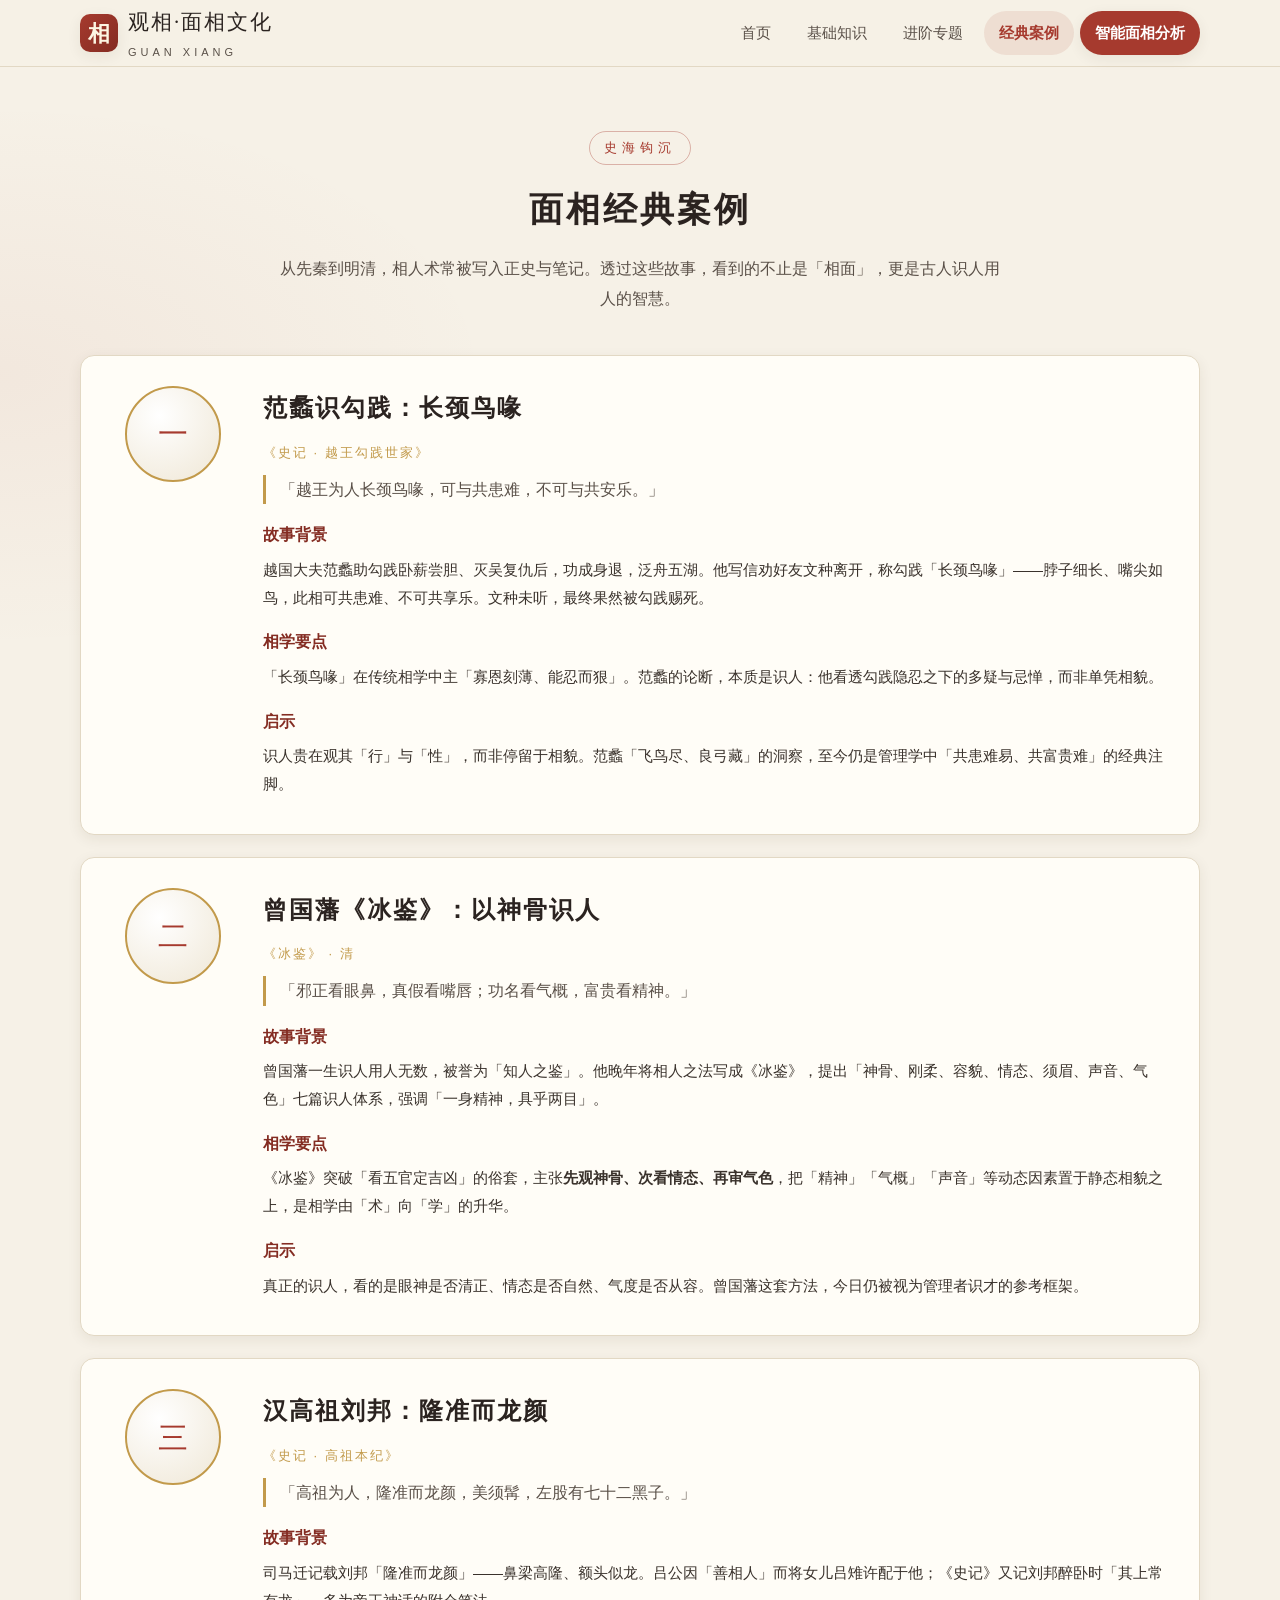
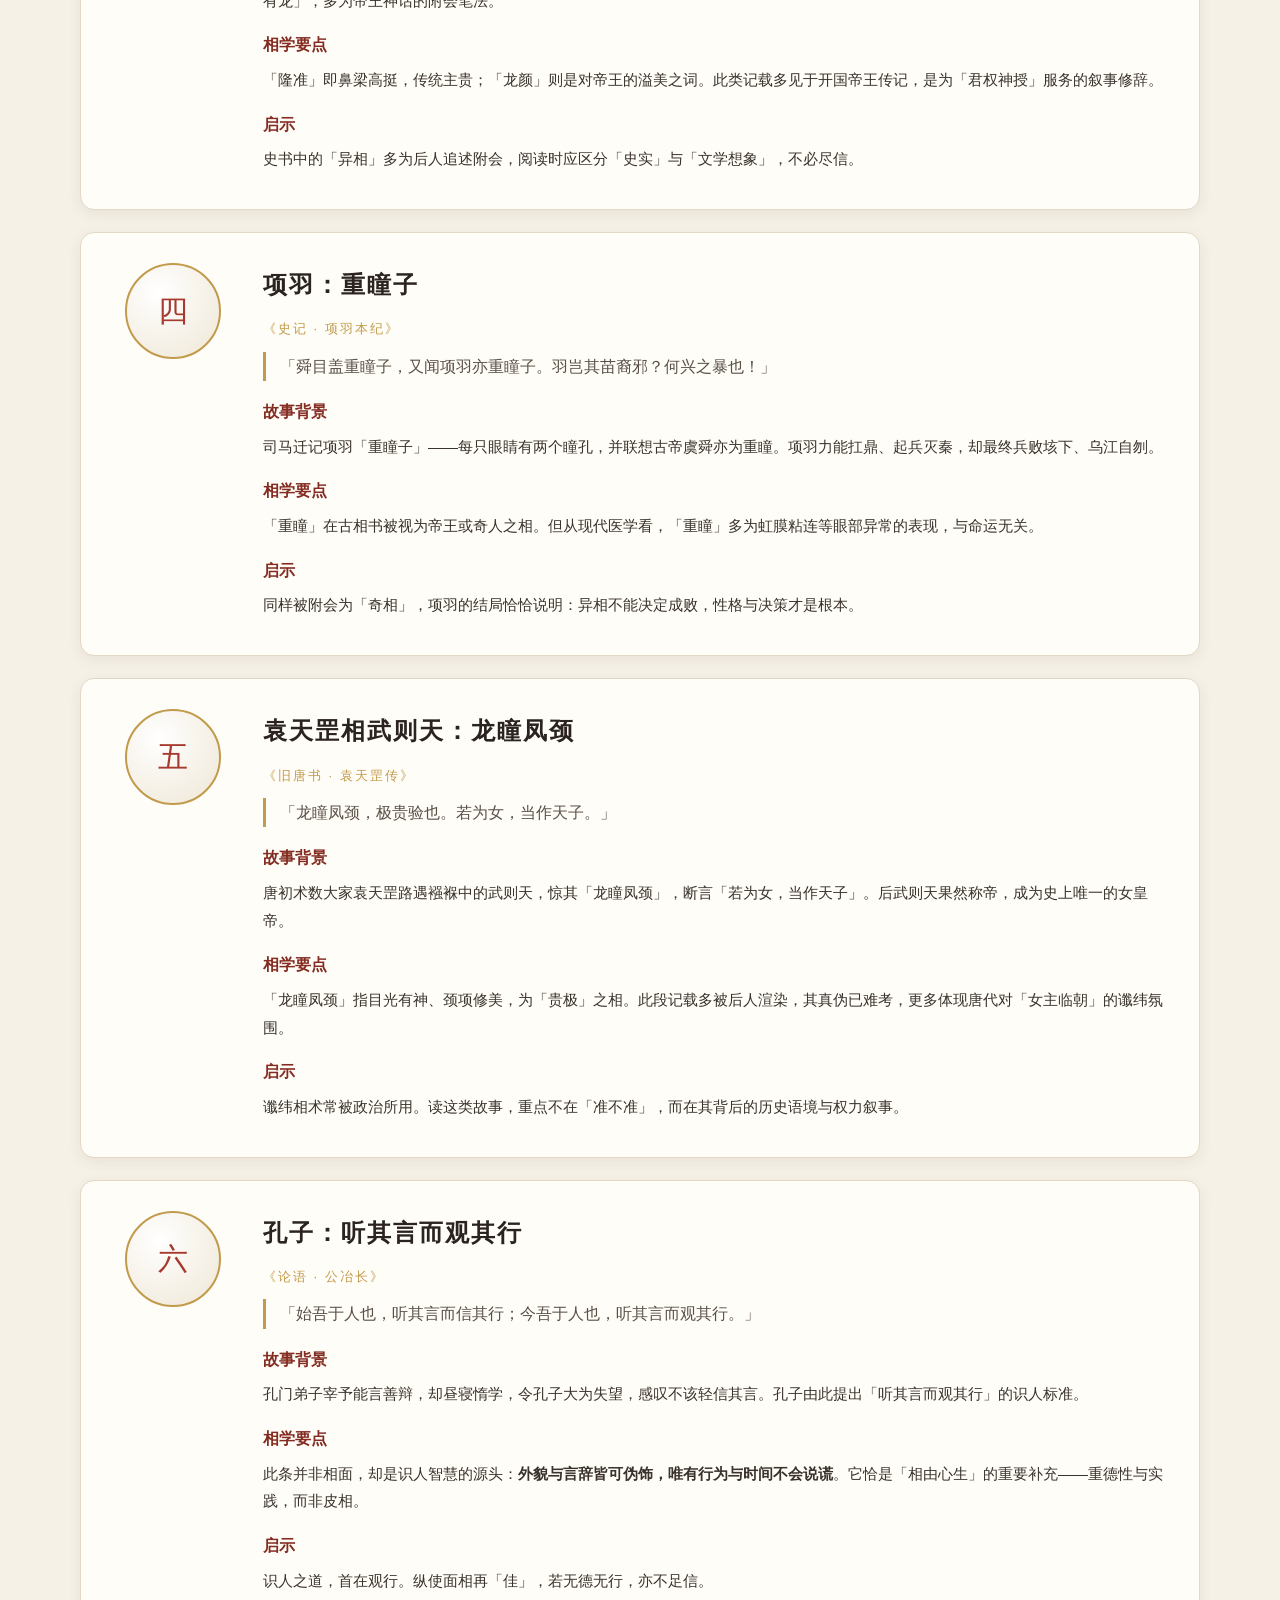
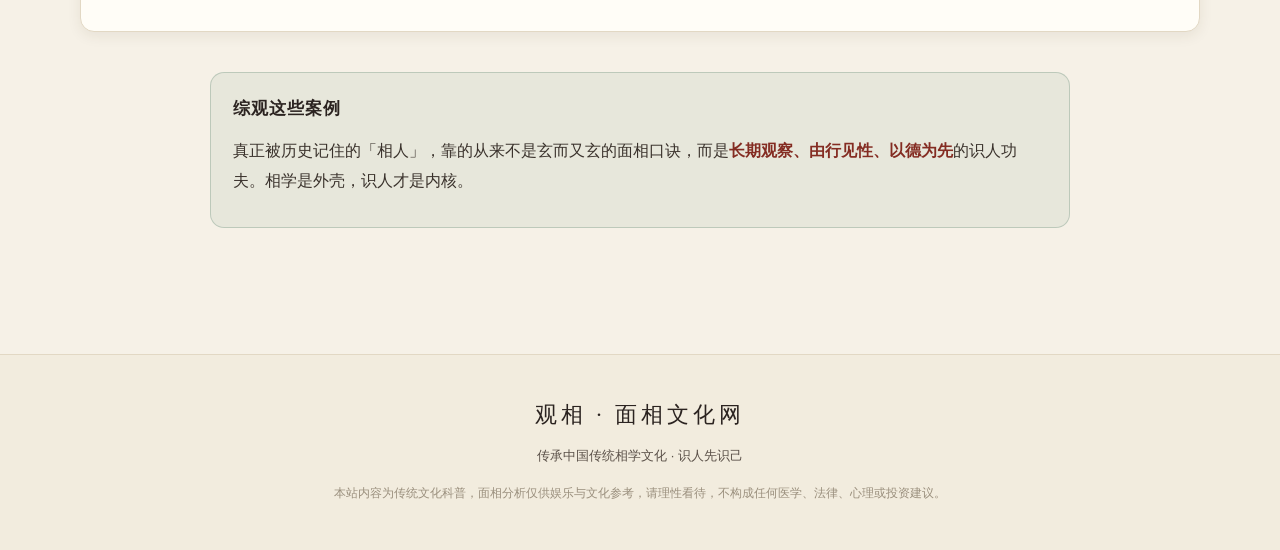
<file: cases.html>
<!DOCTYPE html>
<html lang="zh-CN">
<head>
  <meta charset="UTF-8">
  <meta name="viewport" content="width=device-width, initial-scale=1.0">
  <title>面相经典案例 · 观相</title>
  <meta name="description" content="范蠡识勾践、曾国藩《冰鉴》、汉高祖隆准龙颜、袁天罡相武后等面相经典案例与识人智慧">
  <link rel="stylesheet" href="css/style.css">
</head>
<body>
  <header class="site-header">
    <div class="wrap header-inner">
      <a class="brand" href="index.html">
        <span class="brand-mark">相</span>
        <span class="brand-text">观相·面相文化<small>GUAN XIANG</small></span>
      </a>
      <nav class="site-nav">
        <a href="index.html">首页</a>
        <a href="basics.html">基础知识</a>
        <a href="topics.html">进阶专题</a>
        <a href="cases.html" class="active">经典案例</a>
        <a href="analyze.html" class="nav-cta">智能面相分析</a>
      </nav>
    </div>
  </header>

  <section class="section">
    <div class="wrap">
      <div class="sec-head">
        <span class="eyebrow">史海钩沉</span>
        <h2>面相经典案例</h2>
        <p>从先秦到明清，相人术常被写入正史与笔记。透过这些故事，看到的不止是「相面」，更是古人识人用人的智慧。</p>
      </div>

      <div class="grid" style="gap: 22px;">

        <!-- 案例 1 -->
        <article class="card case">
          <div class="case-num">一</div>
          <div>
            <h3>范蠡识勾践：长颈鸟喙</h3>
            <div class="case-sub">《史记 · 越王勾践世家》</div>
            <p class="quote">「越王为人长颈鸟喙，可与共患难，不可与共安乐。」</p>
            <h4>故事背景</h4>
            <p>越国大夫范蠡助勾践卧薪尝胆、灭吴复仇后，功成身退，泛舟五湖。他写信劝好友文种离开，称勾践「长颈鸟喙」——脖子细长、嘴尖如鸟，此相可共患难、不可共享乐。文种未听，最终果然被勾践赐死。</p>
            <h4>相学要点</h4>
            <p>「长颈鸟喙」在传统相学中主「寡恩刻薄、能忍而狠」。范蠡的论断，本质是识人：他看透勾践隐忍之下的多疑与忌惮，而非单凭相貌。</p>
            <h4>启示</h4>
            <p>识人贵在观其「行」与「性」，而非停留于相貌。范蠡「飞鸟尽、良弓藏」的洞察，至今仍是管理学中「共患难易、共富贵难」的经典注脚。</p>
          </div>
        </article>

        <!-- 案例 2 -->
        <article class="card case">
          <div class="case-num">二</div>
          <div>
            <h3>曾国藩《冰鉴》：以神骨识人</h3>
            <div class="case-sub">《冰鉴》 · 清</div>
            <p class="quote">「邪正看眼鼻，真假看嘴唇；功名看气概，富贵看精神。」</p>
            <h4>故事背景</h4>
            <p>曾国藩一生识人用人无数，被誉为「知人之鉴」。他晚年将相人之法写成《冰鉴》，提出「神骨、刚柔、容貌、情态、须眉、声音、气色」七篇识人体系，强调「一身精神，具乎两目」。</p>
            <h4>相学要点</h4>
            <p>《冰鉴》突破「看五官定吉凶」的俗套，主张<strong>先观神骨、次看情态、再审气色</strong>，把「精神」「气概」「声音」等动态因素置于静态相貌之上，是相学由「术」向「学」的升华。</p>
            <h4>启示</h4>
            <p>真正的识人，看的是眼神是否清正、情态是否自然、气度是否从容。曾国藩这套方法，今日仍被视为管理者识才的参考框架。</p>
          </div>
        </article>

        <!-- 案例 3 -->
        <article class="card case">
          <div class="case-num">三</div>
          <div>
            <h3>汉高祖刘邦：隆准而龙颜</h3>
            <div class="case-sub">《史记 · 高祖本纪》</div>
            <p class="quote">「高祖为人，隆准而龙颜，美须髯，左股有七十二黑子。」</p>
            <h4>故事背景</h4>
            <p>司马迁记载刘邦「隆准而龙颜」——鼻梁高隆、额头似龙。吕公因「善相人」而将女儿吕雉许配于他；《史记》又记刘邦醉卧时「其上常有龙」，多为帝王神话的附会笔法。</p>
            <h4>相学要点</h4>
            <p>「隆准」即鼻梁高挺，传统主贵；「龙颜」则是对帝王的溢美之词。此类记载多见于开国帝王传记，是为「君权神授」服务的叙事修辞。</p>
            <h4>启示</h4>
            <p>史书中的「异相」多为后人追述附会，阅读时应区分「史实」与「文学想象」，不必尽信。</p>
          </div>
        </article>

        <!-- 案例 4 -->
        <article class="card case">
          <div class="case-num">四</div>
          <div>
            <h3>项羽：重瞳子</h3>
            <div class="case-sub">《史记 · 项羽本纪》</div>
            <p class="quote">「舜目盖重瞳子，又闻项羽亦重瞳子。羽岂其苗裔邪？何兴之暴也！」</p>
            <h4>故事背景</h4>
            <p>司马迁记项羽「重瞳子」——每只眼睛有两个瞳孔，并联想古帝虞舜亦为重瞳。项羽力能扛鼎、起兵灭秦，却最终兵败垓下、乌江自刎。</p>
            <h4>相学要点</h4>
            <p>「重瞳」在古相书被视为帝王或奇人之相。但从现代医学看，「重瞳」多为虹膜粘连等眼部异常的表现，与命运无关。</p>
            <h4>启示</h4>
            <p>同样被附会为「奇相」，项羽的结局恰恰说明：异相不能决定成败，性格与决策才是根本。</p>
          </div>
        </article>

        <!-- 案例 5 -->
        <article class="card case">
          <div class="case-num">五</div>
          <div>
            <h3>袁天罡相武则天：龙瞳凤颈</h3>
            <div class="case-sub">《旧唐书 · 袁天罡传》</div>
            <p class="quote">「龙瞳凤颈，极贵验也。若为女，当作天子。」</p>
            <h4>故事背景</h4>
            <p>唐初术数大家袁天罡路遇襁褓中的武则天，惊其「龙瞳凤颈」，断言「若为女，当作天子」。后武则天果然称帝，成为史上唯一的女皇帝。</p>
            <h4>相学要点</h4>
            <p>「龙瞳凤颈」指目光有神、颈项修美，为「贵极」之相。此段记载多被后人渲染，其真伪已难考，更多体现唐代对「女主临朝」的谶纬氛围。</p>
            <h4>启示</h4>
            <p>谶纬相术常被政治所用。读这类故事，重点不在「准不准」，而在其背后的历史语境与权力叙事。</p>
          </div>
        </article>

        <!-- 案例 6 -->
        <article class="card case">
          <div class="case-num">六</div>
          <div>
            <h3>孔子：听其言而观其行</h3>
            <div class="case-sub">《论语 · 公冶长》</div>
            <p class="quote">「始吾于人也，听其言而信其行；今吾于人也，听其言而观其行。」</p>
            <h4>故事背景</h4>
            <p>孔门弟子宰予能言善辩，却昼寝惰学，令孔子大为失望，感叹不该轻信其言。孔子由此提出「听其言而观其行」的识人标准。</p>
            <h4>相学要点</h4>
            <p>此条并非相面，却是识人智慧的源头：<strong>外貌与言辞皆可伪饰，唯有行为与时间不会说谎</strong>。它恰是「相由心生」的重要补充——重德性与实践，而非皮相。</p>
            <h4>启示</h4>
            <p>识人之道，首在观行。纵使面相再「佳」，若无德无行，亦不足信。</p>
          </div>
        </article>

      </div>

      <article class="prose" style="margin-top: 40px;">
        <div class="callout tip">
          <div class="callout-title">综观这些案例</div>
          <p>真正被历史记住的「相人」，靠的从来不是玄而又玄的面相口诀，而是<strong>长期观察、由行见性、以德为先</strong>的识人功夫。相学是外壳，识人才是内核。</p>
        </div>
      </article>
    </div>
  </section>

  <footer class="site-footer">
    <div class="wrap">
      <div class="foot-brand">观相 · 面相文化网</div>
      <p>传承中国传统相学文化 · 识人先识己</p>
      <p class="disclaimer">本站内容为传统文化科普，面相分析仅供娱乐与文化参考，请理性看待，不构成任何医学、法律、心理或投资建议。</p>
    </div>
  </footer>
</body>
</html>
</file>
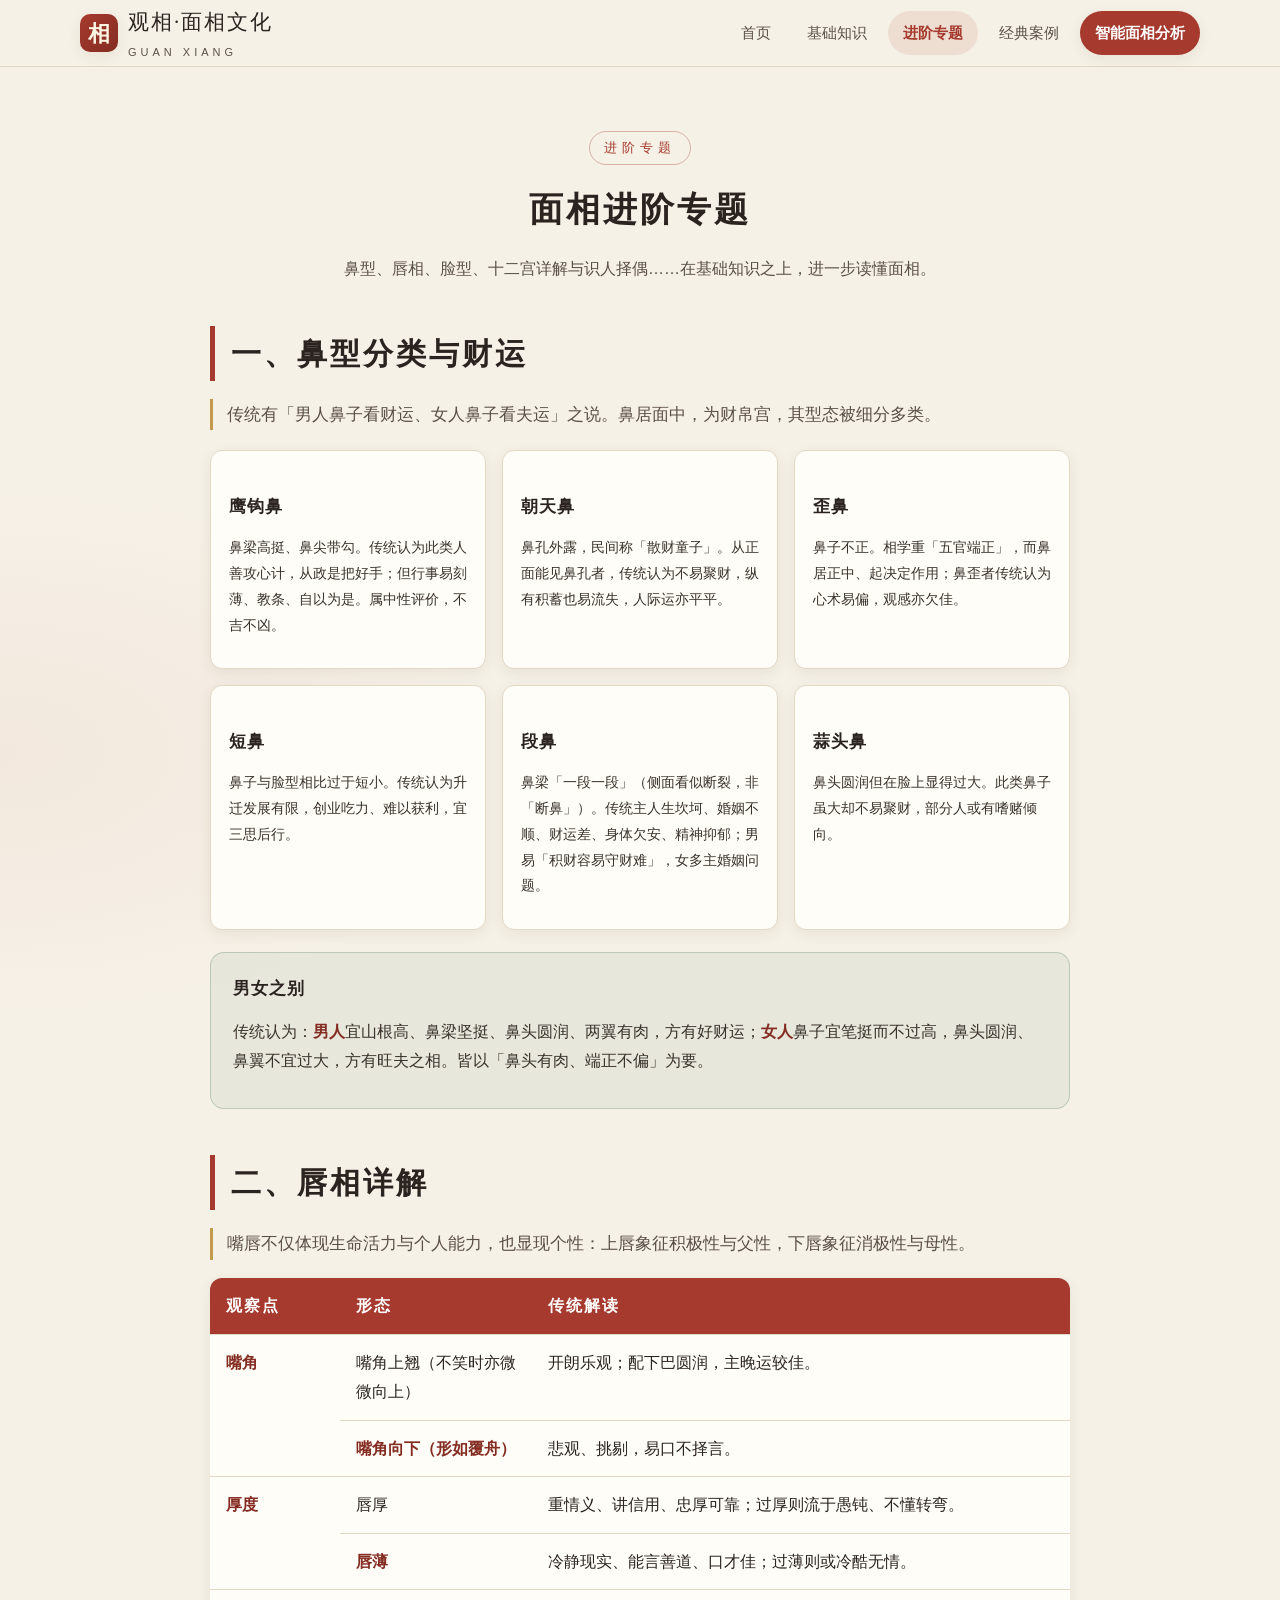
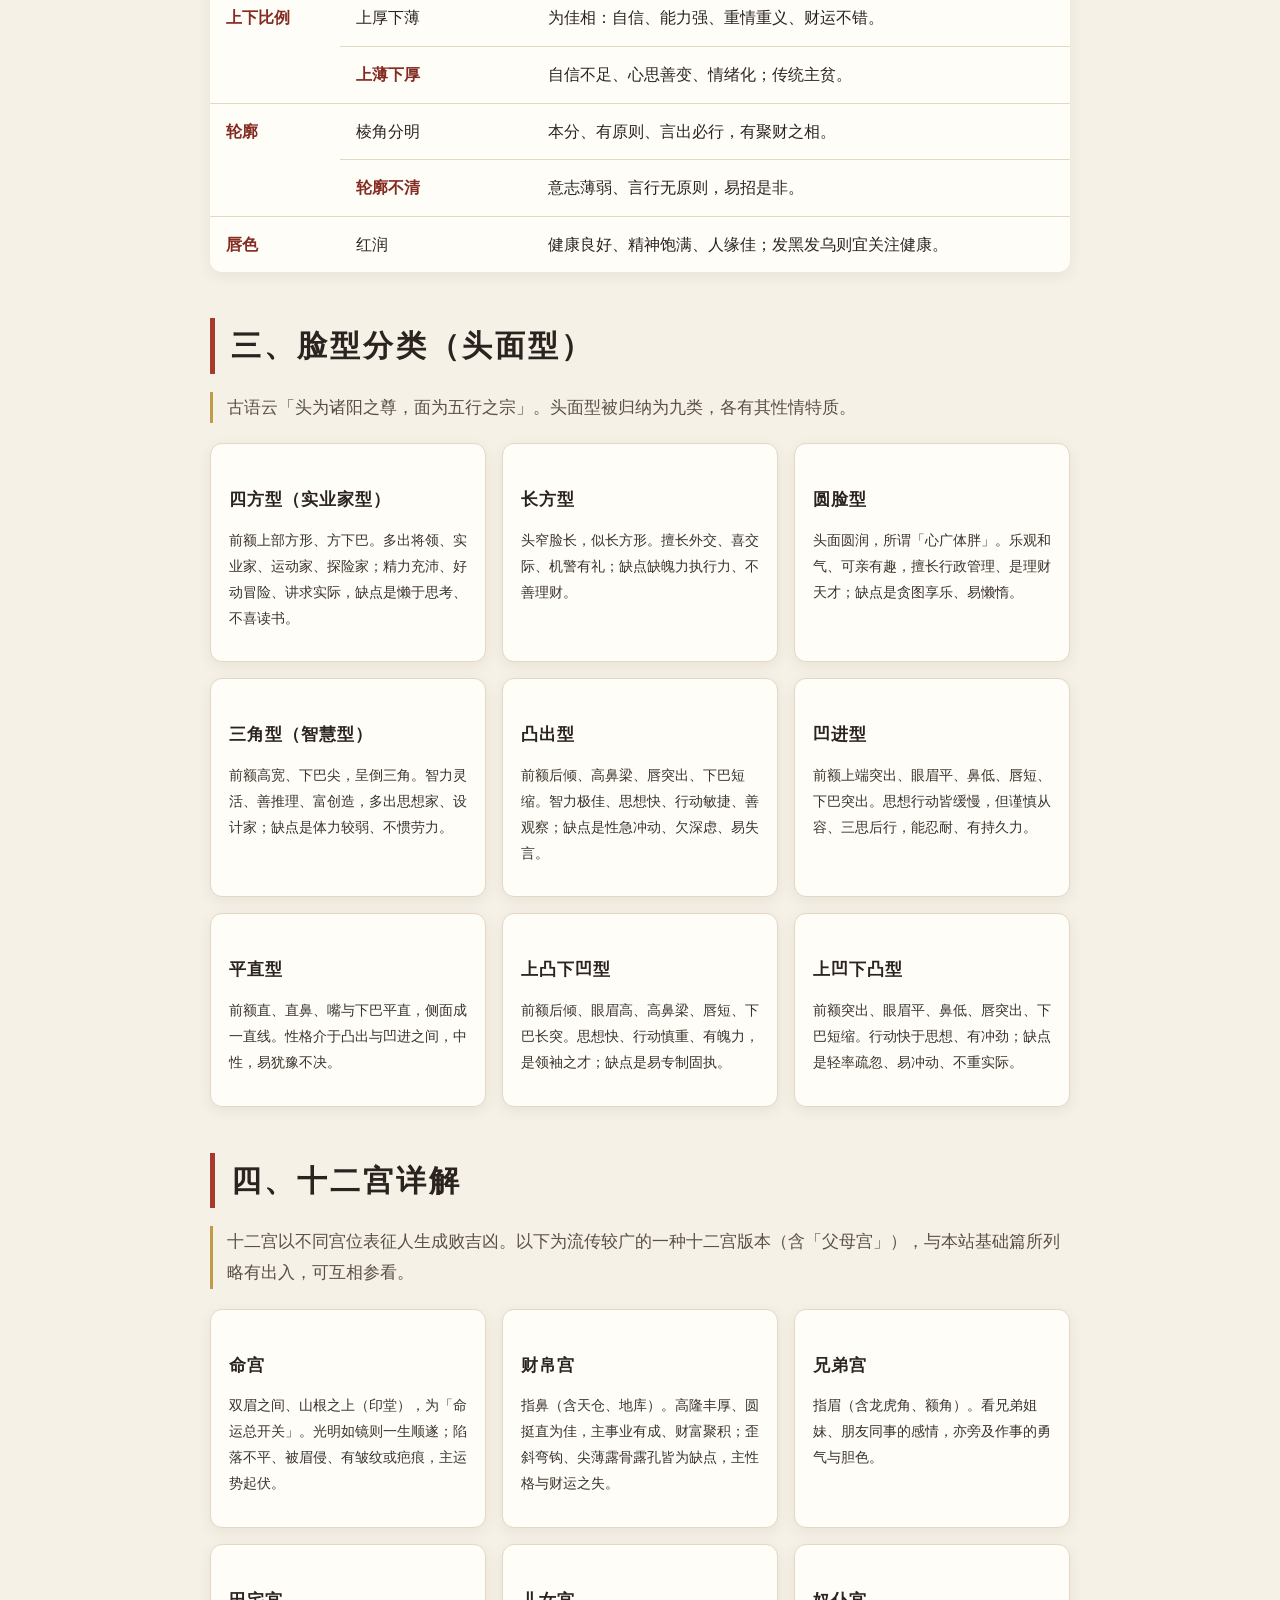
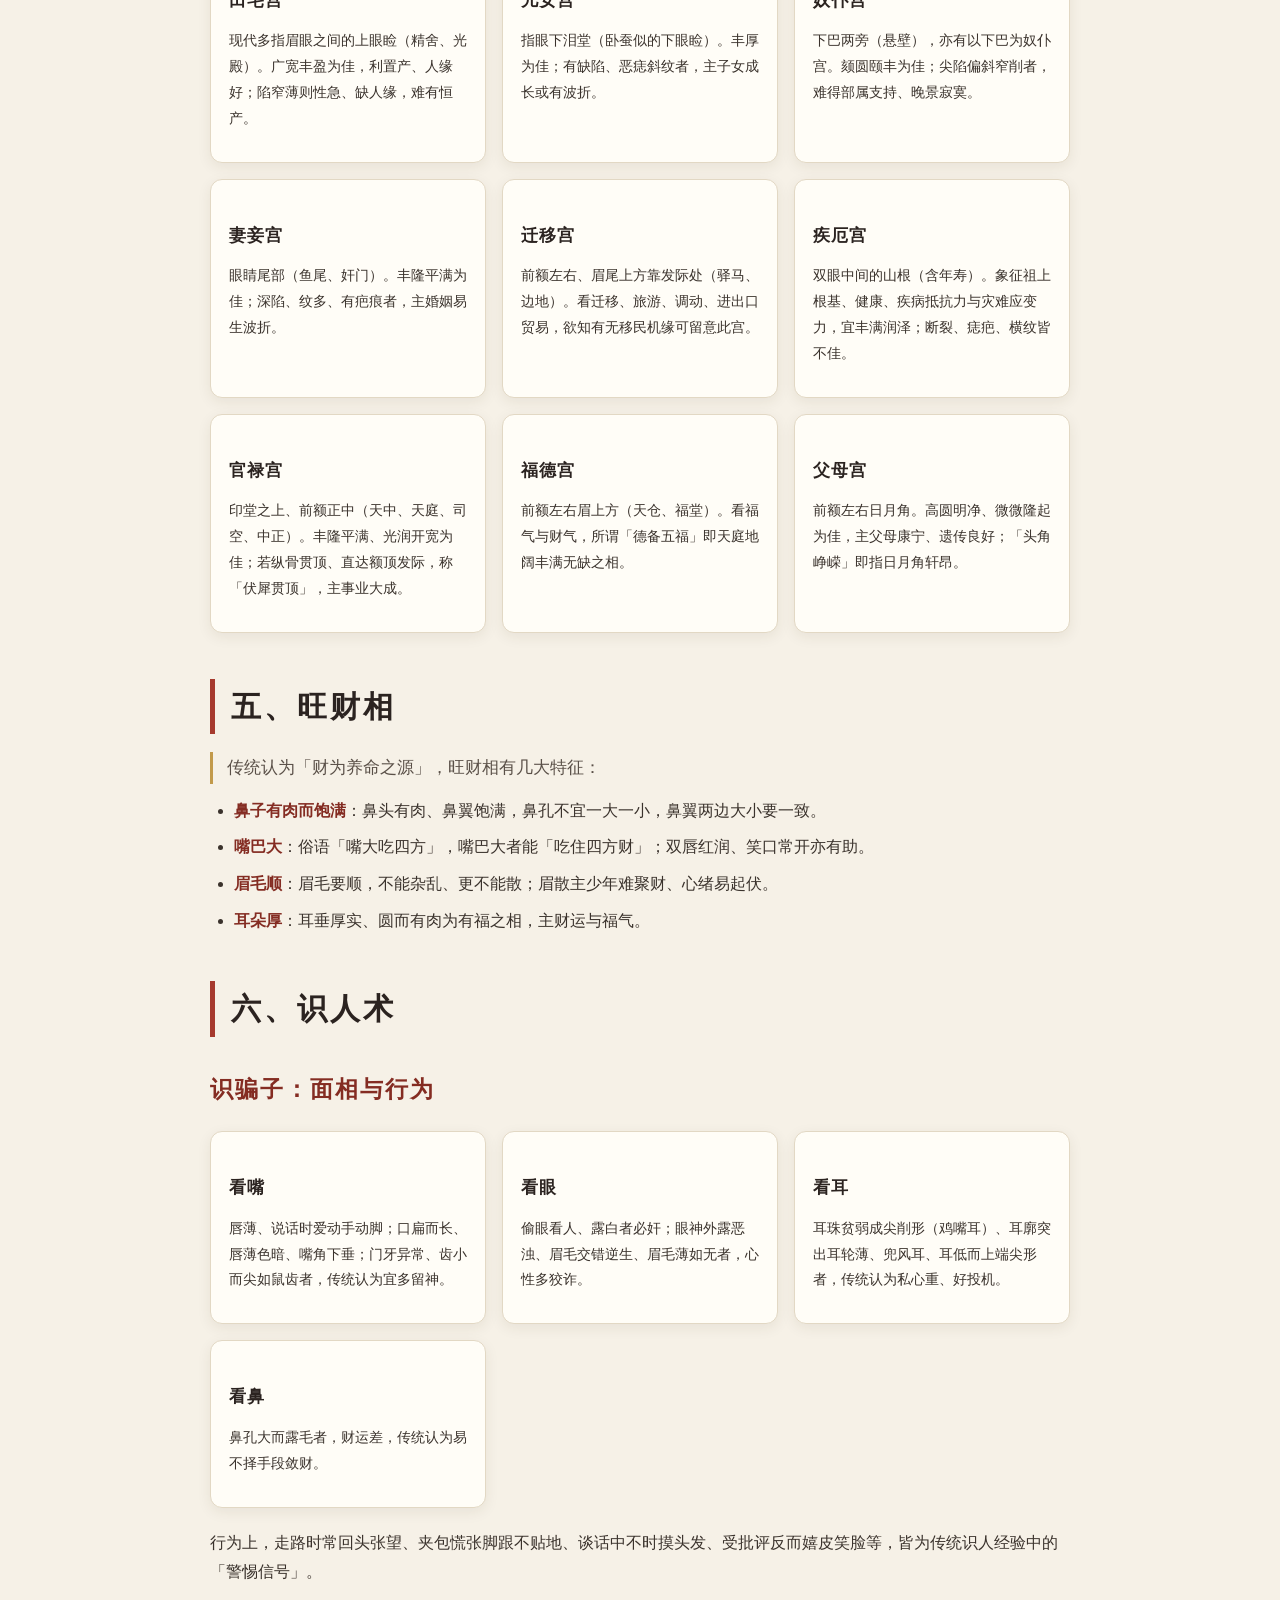
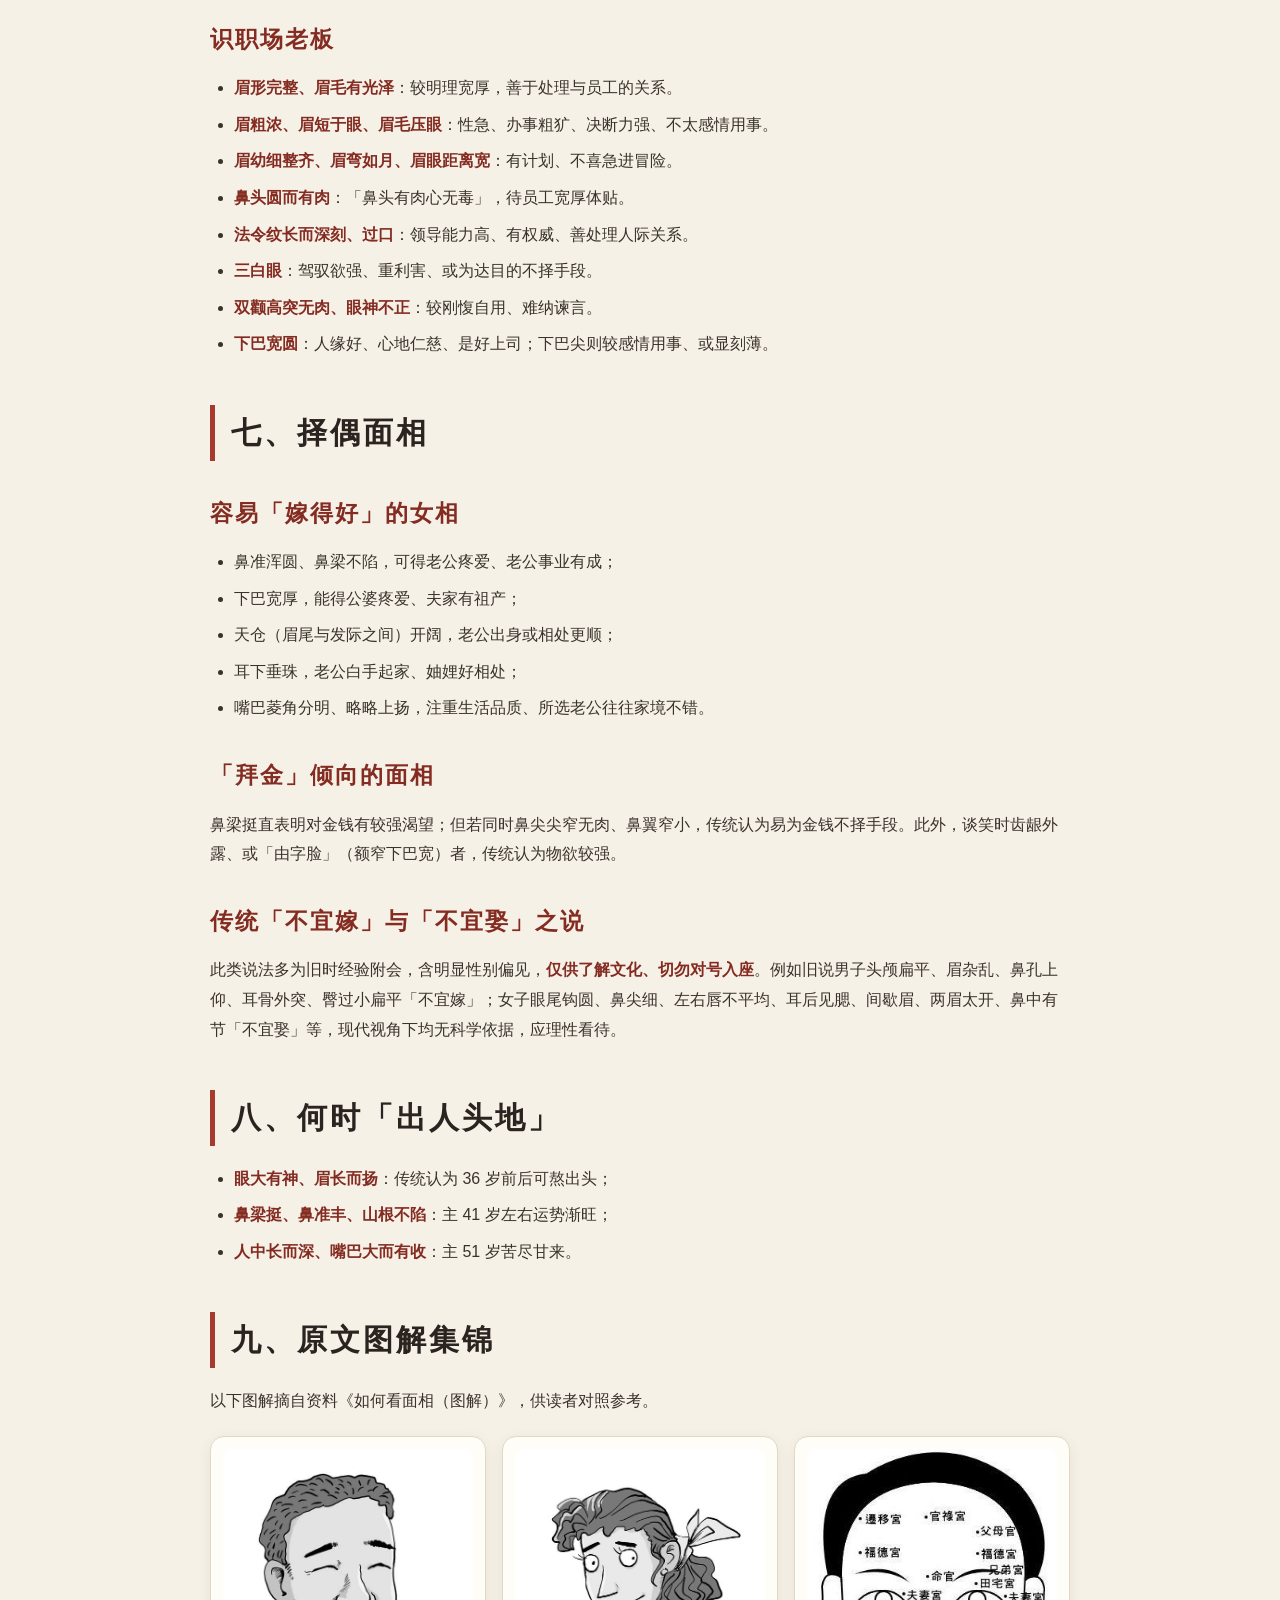
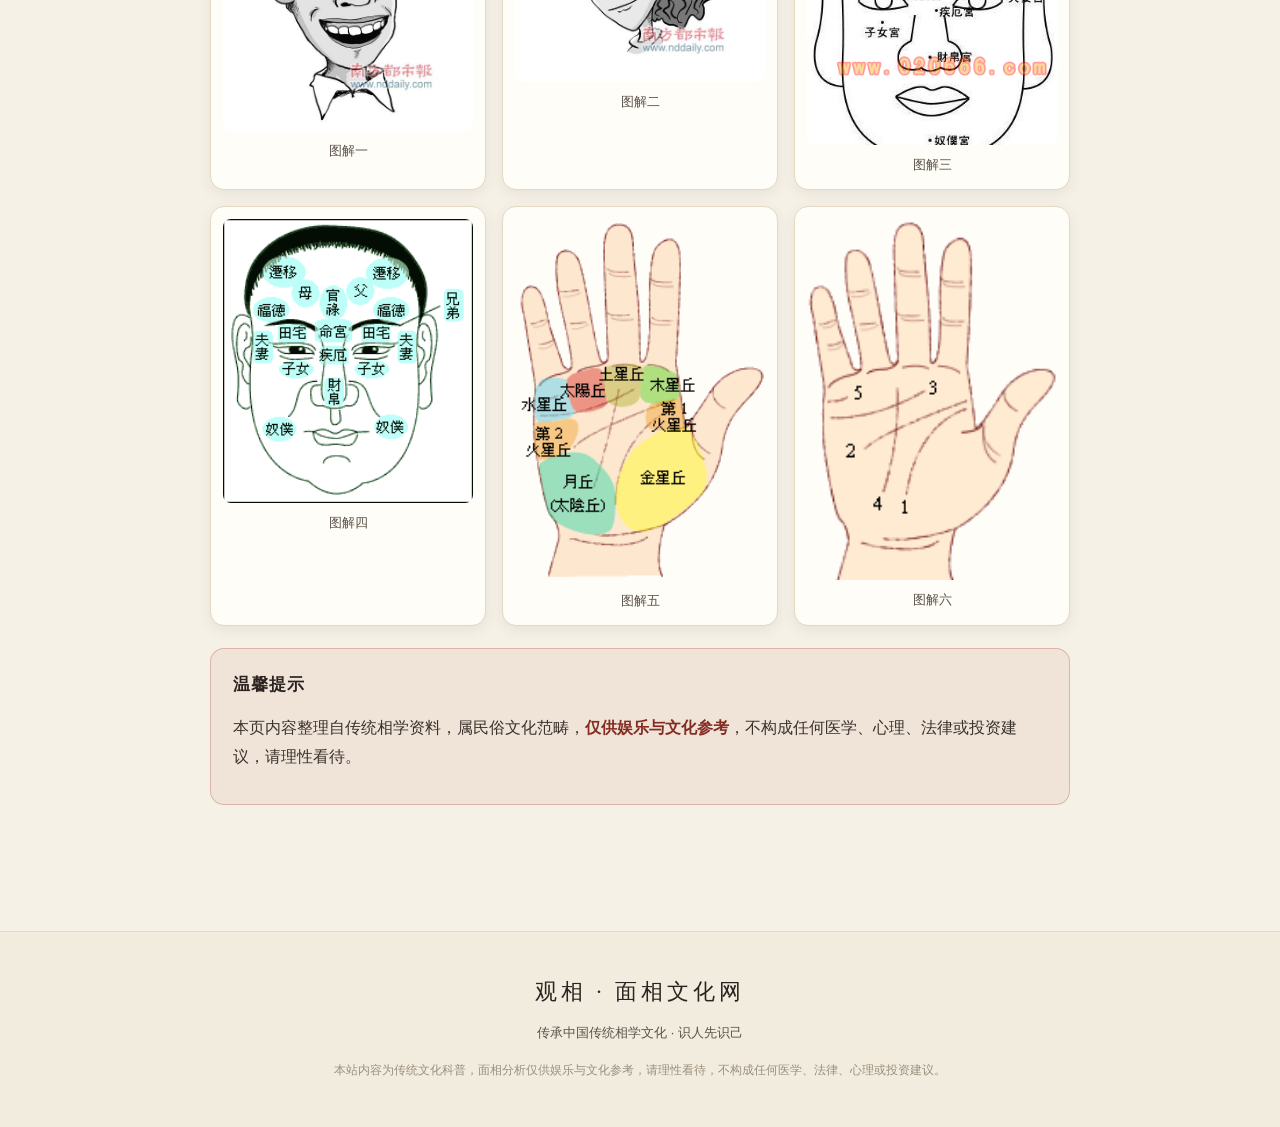
<file: topics.html>
<!DOCTYPE html>
<html lang="zh-CN">
<head>
  <meta charset="UTF-8">
  <meta name="viewport" content="width=device-width, initial-scale=1.0">
  <title>面相进阶专题 · 观相</title>
  <meta name="description" content="面相进阶专题：鼻型与财运、唇相详解、脸型分类、十二宫详解、旺财相、识人术、择偶面相等">
  <link rel="stylesheet" href="css/style.css">
</head>
<body>
  <header class="site-header">
    <div class="wrap header-inner">
      <a class="brand" href="index.html">
        <span class="brand-mark">相</span>
        <span class="brand-text">观相·面相文化<small>GUAN XIANG</small></span>
      </a>
      <nav class="site-nav">
        <a href="index.html">首页</a>
        <a href="basics.html">基础知识</a>
        <a href="topics.html" class="active">进阶专题</a>
        <a href="cases.html">经典案例</a>
        <a href="analyze.html" class="nav-cta">智能面相分析</a>
      </nav>
    </div>
  </header>

  <section class="section">
    <div class="wrap">
      <div class="sec-head">
        <span class="eyebrow">进阶专题</span>
        <h2>面相进阶专题</h2>
        <p>鼻型、唇相、脸型、十二宫详解与识人择偶……在基础知识之上，进一步读懂面相。</p>
      </div>

      <article class="prose">

        <h2>一、鼻型分类与财运</h2>
        <p class="lead">传统有「男人鼻子看财运、女人鼻子看夫运」之说。鼻居面中，为财帛宫，其型态被细分多类。</p>
        <div class="term-grid">
          <div class="term"><h4>鹰钩鼻</h4><p>鼻梁高挺、鼻尖带勾。传统认为此类人善攻心计，从政是把好手；但行事易刻薄、教条、自以为是。属中性评价，不吉不凶。</p></div>
          <div class="term"><h4>朝天鼻</h4><p>鼻孔外露，民间称「散财童子」。从正面能见鼻孔者，传统认为不易聚财，纵有积蓄也易流失，人际运亦平平。</p></div>
          <div class="term"><h4>歪鼻</h4><p>鼻子不正。相学重「五官端正」，而鼻居正中、起决定作用；鼻歪者传统认为心术易偏，观感亦欠佳。</p></div>
          <div class="term"><h4>短鼻</h4><p>鼻子与脸型相比过于短小。传统认为升迁发展有限，创业吃力、难以获利，宜三思后行。</p></div>
          <div class="term"><h4>段鼻</h4><p>鼻梁「一段一段」（侧面看似断裂，非「断鼻」）。传统主人生坎坷、婚姻不顺、财运差、身体欠安、精神抑郁；男易「积财容易守财难」，女多主婚姻问题。</p></div>
          <div class="term"><h4>蒜头鼻</h4><p>鼻头圆润但在脸上显得过大。此类鼻子虽大却不易聚财，部分人或有嗜赌倾向。</p></div>
        </div>
        <div class="callout tip">
          <div class="callout-title">男女之别</div>
          <p>传统认为：<strong>男人</strong>宜山根高、鼻梁坚挺、鼻头圆润、两翼有肉，方有好财运；<strong>女人</strong>鼻子宜笔挺而不过高，鼻头圆润、鼻翼不宜过大，方有旺夫之相。皆以「鼻头有肉、端正不偏」为要。</p>
        </div>

        <h2>二、唇相详解</h2>
        <p class="lead">嘴唇不仅体现生命活力与个人能力，也显现个性：上唇象征积极性与父性，下唇象征消极性与母性。</p>
        <table class="term-table">
          <thead><tr><th>观察点</th><th>形态</th><th>传统解读</th></tr></thead>
          <tbody>
            <tr><td rowspan="2">嘴角</td><td>嘴角上翘（不笑时亦微微向上）</td><td>开朗乐观；配下巴圆润，主晚运较佳。</td></tr>
            <tr><td>嘴角向下（形如覆舟）</td><td>悲观、挑剔，易口不择言。</td></tr>
            <tr><td rowspan="2">厚度</td><td>唇厚</td><td>重情义、讲信用、忠厚可靠；过厚则流于愚钝、不懂转弯。</td></tr>
            <tr><td>唇薄</td><td>冷静现实、能言善道、口才佳；过薄则或冷酷无情。</td></tr>
            <tr><td rowspan="2">上下比例</td><td>上厚下薄</td><td>为佳相：自信、能力强、重情重义、财运不错。</td></tr>
            <tr><td>上薄下厚</td><td>自信不足、心思善变、情绪化；传统主贫。</td></tr>
            <tr><td rowspan="2">轮廓</td><td>棱角分明</td><td>本分、有原则、言出必行，有聚财之相。</td></tr>
            <tr><td>轮廓不清</td><td>意志薄弱、言行无原则，易招是非。</td></tr>
            <tr><td>唇色</td><td>红润</td><td>健康良好、精神饱满、人缘佳；发黑发乌则宜关注健康。</td></tr>
          </tbody>
        </table>

        <h2>三、脸型分类（头面型）</h2>
        <p class="lead">古语云「头为诸阳之尊，面为五行之宗」。头面型被归纳为九类，各有其性情特质。</p>
        <div class="term-grid">
          <div class="term"><h4>四方型（实业家型）</h4><p>前额上部方形、方下巴。多出将领、实业家、运动家、探险家；精力充沛、好动冒险、讲求实际，缺点是懒于思考、不喜读书。</p></div>
          <div class="term"><h4>长方型</h4><p>头窄脸长，似长方形。擅长外交、喜交际、机警有礼；缺点缺魄力执行力、不善理财。</p></div>
          <div class="term"><h4>圆脸型</h4><p>头面圆润，所谓「心广体胖」。乐观和气、可亲有趣，擅长行政管理、是理财天才；缺点是贪图享乐、易懒惰。</p></div>
          <div class="term"><h4>三角型（智慧型）</h4><p>前额高宽、下巴尖，呈倒三角。智力灵活、善推理、富创造，多出思想家、设计家；缺点是体力较弱、不惯劳力。</p></div>
          <div class="term"><h4>凸出型</h4><p>前额后倾、高鼻梁、唇突出、下巴短缩。智力极佳、思想快、行动敏捷、善观察；缺点是性急冲动、欠深虑、易失言。</p></div>
          <div class="term"><h4>凹进型</h4><p>前额上端突出、眼眉平、鼻低、唇短、下巴突出。思想行动皆缓慢，但谨慎从容、三思后行，能忍耐、有持久力。</p></div>
          <div class="term"><h4>平直型</h4><p>前额直、直鼻、嘴与下巴平直，侧面成一直线。性格介于凸出与凹进之间，中性，易犹豫不决。</p></div>
          <div class="term"><h4>上凸下凹型</h4><p>前额后倾、眼眉高、高鼻梁、唇短、下巴长突。思想快、行动慎重、有魄力，是领袖之才；缺点是易专制固执。</p></div>
          <div class="term"><h4>上凹下凸型</h4><p>前额突出、眼眉平、鼻低、唇突出、下巴短缩。行动快于思想、有冲劲；缺点是轻率疏忽、易冲动、不重实际。</p></div>
        </div>

        <h2>四、十二宫详解</h2>
        <p class="lead">十二宫以不同宫位表征人生成败吉凶。以下为流传较广的一种十二宫版本（含「父母宫」），与本站基础篇所列略有出入，可互相参看。</p>
        <div class="term-grid">
          <div class="term"><h4>命宫</h4><p>双眉之间、山根之上（印堂），为「命运总开关」。光明如镜则一生顺遂；陷落不平、被眉侵、有皱纹或疤痕，主运势起伏。</p></div>
          <div class="term"><h4>财帛宫</h4><p>指鼻（含天仓、地库）。高隆丰厚、圆挺直为佳，主事业有成、财富聚积；歪斜弯钩、尖薄露骨露孔皆为缺点，主性格与财运之失。</p></div>
          <div class="term"><h4>兄弟宫</h4><p>指眉（含龙虎角、额角）。看兄弟姐妹、朋友同事的感情，亦旁及作事的勇气与胆色。</p></div>
          <div class="term"><h4>田宅宫</h4><p>现代多指眉眼之间的上眼睑（精舍、光殿）。广宽丰盈为佳，利置产、人缘好；陷窄薄则性急、缺人缘，难有恒产。</p></div>
          <div class="term"><h4>儿女宫</h4><p>指眼下泪堂（卧蚕似的下眼睑）。丰厚为佳；有缺陷、恶痣斜纹者，主子女成长或有波折。</p></div>
          <div class="term"><h4>奴仆宫</h4><p>下巴两旁（悬壁），亦有以下巴为奴仆宫。颏圆颐丰为佳；尖陷偏斜窄削者，难得部属支持、晚景寂寞。</p></div>
          <div class="term"><h4>妻妾宫</h4><p>眼睛尾部（鱼尾、奸门）。丰隆平满为佳；深陷、纹多、有疤痕者，主婚姻易生波折。</p></div>
          <div class="term"><h4>迁移宫</h4><p>前额左右、眉尾上方靠发际处（驿马、边地）。看迁移、旅游、调动、进出口贸易，欲知有无移民机缘可留意此宫。</p></div>
          <div class="term"><h4>疾厄宫</h4><p>双眼中间的山根（含年寿）。象征祖上根基、健康、疾病抵抗力与灾难应变力，宜丰满润泽；断裂、痣疤、横纹皆不佳。</p></div>
          <div class="term"><h4>官禄宫</h4><p>印堂之上、前额正中（天中、天庭、司空、中正）。丰隆平满、光润开宽为佳；若纵骨贯顶、直达额顶发际，称「伏犀贯顶」，主事业大成。</p></div>
          <div class="term"><h4>福德宫</h4><p>前额左右眉上方（天仓、福堂）。看福气与财气，所谓「德备五福」即天庭地阔丰满无缺之相。</p></div>
          <div class="term"><h4>父母宫</h4><p>前额左右日月角。高圆明净、微微隆起为佳，主父母康宁、遗传良好；「头角峥嵘」即指日月角轩昂。</p></div>
        </div>

        <h2>五、旺财相</h2>
        <p class="lead">传统认为「财为养命之源」，旺财相有几大特征：</p>
        <ul>
          <li><strong>鼻子有肉而饱满</strong>：鼻头有肉、鼻翼饱满，鼻孔不宜一大一小，鼻翼两边大小要一致。</li>
          <li><strong>嘴巴大</strong>：俗语「嘴大吃四方」，嘴巴大者能「吃住四方财」；双唇红润、笑口常开亦有助。</li>
          <li><strong>眉毛顺</strong>：眉毛要顺，不能杂乱、更不能散；眉散主少年难聚财、心绪易起伏。</li>
          <li><strong>耳朵厚</strong>：耳垂厚实、圆而有肉为有福之相，主财运与福气。</li>
        </ul>

        <h2>六、识人术</h2>
        <h3>识骗子：面相与行为</h3>
        <div class="term-grid">
          <div class="term"><h4>看嘴</h4><p>唇薄、说话时爱动手动脚；口扁而长、唇薄色暗、嘴角下垂；门牙异常、齿小而尖如鼠齿者，传统认为宜多留神。</p></div>
          <div class="term"><h4>看眼</h4><p>偷眼看人、露白者必奸；眼神外露恶浊、眉毛交错逆生、眉毛薄如无者，心性多狡诈。</p></div>
          <div class="term"><h4>看耳</h4><p>耳珠贫弱成尖削形（鸡嘴耳）、耳廓突出耳轮薄、兜风耳、耳低而上端尖形者，传统认为私心重、好投机。</p></div>
          <div class="term"><h4>看鼻</h4><p>鼻孔大而露毛者，财运差，传统认为易不择手段敛财。</p></div>
        </div>
        <p>行为上，走路时常回头张望、夹包慌张脚跟不贴地、谈话中不时摸头发、受批评反而嬉皮笑脸等，皆为传统识人经验中的「警惕信号」。</p>

        <h3>识职场老板</h3>
        <ul>
          <li><strong>眉形完整、眉毛有光泽</strong>：较明理宽厚，善于处理与员工的关系。</li>
          <li><strong>眉粗浓、眉短于眼、眉毛压眼</strong>：性急、办事粗犷、决断力强、不太感情用事。</li>
          <li><strong>眉幼细整齐、眉弯如月、眉眼距离宽</strong>：有计划、不喜急进冒险。</li>
          <li><strong>鼻头圆而有肉</strong>：「鼻头有肉心无毒」，待员工宽厚体贴。</li>
          <li><strong>法令纹长而深刻、过口</strong>：领导能力高、有权威、善处理人际关系。</li>
          <li><strong>三白眼</strong>：驾驭欲强、重利害、或为达目的不择手段。</li>
          <li><strong>双颧高突无肉、眼神不正</strong>：较刚愎自用、难纳谏言。</li>
          <li><strong>下巴宽圆</strong>：人缘好、心地仁慈、是好上司；下巴尖则较感情用事、或显刻薄。</li>
        </ul>

        <h2>七、择偶面相</h2>
        <h3>容易「嫁得好」的女相</h3>
        <ul>
          <li>鼻准浑圆、鼻梁不陷，可得老公疼爱、老公事业有成；</li>
          <li>下巴宽厚，能得公婆疼爱、夫家有祖产；</li>
          <li>天仓（眉尾与发际之间）开阔，老公出身或相处更顺；</li>
          <li>耳下垂珠，老公白手起家、妯娌好相处；</li>
          <li>嘴巴菱角分明、略略上扬，注重生活品质、所选老公往往家境不错。</li>
        </ul>
        <h3>「拜金」倾向的面相</h3>
        <p>鼻梁挺直表明对金钱有较强渴望；但若同时鼻尖尖窄无肉、鼻翼窄小，传统认为易为金钱不择手段。此外，谈笑时齿龈外露、或「由字脸」（额窄下巴宽）者，传统认为物欲较强。</p>
        <h3>传统「不宜嫁」与「不宜娶」之说</h3>
        <p>此类说法多为旧时经验附会，含明显性别偏见，<strong>仅供了解文化、切勿对号入座</strong>。例如旧说男子头颅扁平、眉杂乱、鼻孔上仰、耳骨外突、臀过小扁平「不宜嫁」；女子眼尾钩圆、鼻尖细、左右唇不平均、耳后见腮、间歇眉、两眉太开、鼻中有节「不宜娶」等，现代视角下均无科学依据，应理性看待。</p>

        <h2>八、何时「出人头地」</h2>
        <ul>
          <li><strong>眼大有神、眉长而扬</strong>：传统认为 36 岁前后可熬出头；</li>
          <li><strong>鼻梁挺、鼻准丰、山根不陷</strong>：主 41 岁左右运势渐旺；</li>
          <li><strong>人中长而深、嘴巴大而有收</strong>：主 51 岁苦尽甘来。</li>
        </ul>

        <h2>九、原文图解集锦</h2>
        <p>以下图解摘自资料《如何看面相（图解）》，供读者对照参考。</p>
        <div class="gallery">
          <figure class="figure"><img src="assets/tujie-1.jpg" alt="面相图解一"><figcaption>图解一</figcaption></figure>
          <figure class="figure"><img src="assets/tujie-2.jpg" alt="面相图解二"><figcaption>图解二</figcaption></figure>
          <figure class="figure"><img src="assets/tujie-3.png" alt="面相图解三"><figcaption>图解三</figcaption></figure>
          <figure class="figure"><img src="assets/tujie-4.png" alt="面相图解四"><figcaption>图解四</figcaption></figure>
          <figure class="figure"><img src="assets/tujie-5.png" alt="面相图解五"><figcaption>图解五</figcaption></figure>
          <figure class="figure"><img src="assets/tujie-6.png" alt="面相图解六"><figcaption>图解六</figcaption></figure>
        </div>

        <div class="callout warn">
          <div class="callout-title">温馨提示</div>
          <p>本页内容整理自传统相学资料，属民俗文化范畴，<strong>仅供娱乐与文化参考</strong>，不构成任何医学、心理、法律或投资建议，请理性看待。</p>
        </div>
      </article>
    </div>
  </section>

  <footer class="site-footer">
    <div class="wrap">
      <div class="foot-brand">观相 · 面相文化网</div>
      <p>传承中国传统相学文化 · 识人先识己</p>
      <p class="disclaimer">本站内容为传统文化科普，面相分析仅供娱乐与文化参考，请理性看待，不构成任何医学、法律、心理或投资建议。</p>
    </div>
  </footer>
</body>
</html>
</file>
<file: css/style.css>
/* ============================================================
   观相 · 面相文化网  全局样式
   配色：墨色 / 米白 / 朱红 / 鎏金
   ============================================================ */

:root {
  --ink: #2b2320;            /* 墨 */
  --ink-soft: #5a5048;
  --paper: #f6f1e7;          /* 米白 */
  --paper-deep: #efe7d6;
  --card: #fffdf7;
  --cinnabar: #a63a2e;       /* 朱红 */
  --cinnabar-dark: #842c22;
  --gold: #c29a4b;           /* 鎏金 */
  --gold-soft: #e7d6ac;
  --jade: #3f6f5a;           /* 青黛 */
  --line: #e2d8c4;
  --shadow: 0 10px 30px rgba(60, 45, 30, .10);
  --shadow-sm: 0 4px 14px rgba(60, 45, 30, .08);
  --radius: 14px;
  --serif: "STKaiti", "KaiTi", "KaiTi_GB2312", "FangSong", "STFangsong", "SimSun", serif;
  --sans: "PingFang SC", "Microsoft YaHei", "Hiragino Sans GB", "Source Han Sans SC", sans-serif;
}

* { box-sizing: border-box; margin: 0; padding: 0; }

html { scroll-behavior: smooth; }

body {
  font-family: var(--sans);
  color: var(--ink);
  background:
    radial-gradient(1200px 600px at 80% -10%, rgba(194, 154, 75, .08), transparent 60%),
    radial-gradient(900px 500px at 0% 10%, rgba(166, 58, 46, .05), transparent 55%),
    var(--paper);
  line-height: 1.85;
  font-size: 16px;
  -webkit-font-smoothing: antialiased;
}

img { max-width: 100%; display: block; }
a { color: var(--cinnabar); text-decoration: none; }
a:hover { color: var(--cinnabar-dark); }

.wrap { width: min(1120px, 92%); margin: 0 auto; }

::selection { background: var(--cinnabar); color: #fff; }

/* ---------- 顶部导航 ---------- */
.site-header {
  position: sticky; top: 0; z-index: 50;
  background: rgba(246, 241, 231, .92);
  backdrop-filter: saturate(1.3) blur(10px);
  border-bottom: 1px solid var(--line);
}
.header-inner { display: flex; align-items: center; justify-content: space-between; height: 66px; }
.brand { display: flex; align-items: center; gap: 10px; color: var(--ink); }
.brand:hover { color: var(--ink); }
.brand-mark {
  width: 38px; height: 38px; display: grid; place-items: center;
  background: linear-gradient(135deg, var(--cinnabar), var(--cinnabar-dark));
  color: #fdf6e3; font-family: var(--serif); font-size: 22px; font-weight: 700;
  border-radius: 10px; box-shadow: var(--shadow-sm);
}
.brand-text { font-family: var(--serif); font-size: 21px; letter-spacing: 2px; }
.brand-text small { display: block; font-size: 11px; color: var(--ink-soft); letter-spacing: 4px; font-family: var(--sans); }

.site-nav { display: flex; gap: 6px; align-items: center; flex-wrap: wrap; }
.site-nav a {
  padding: 8px 15px; border-radius: 999px; color: var(--ink-soft);
  font-size: 15px; transition: .2s;
}
.site-nav a:hover { color: var(--cinnabar); background: rgba(166, 58, 46, .07); }
.site-nav a.active { color: var(--cinnabar); background: rgba(166, 58, 46, .1); font-weight: 600; }
.site-nav a.nav-cta {
  background: var(--cinnabar); color: #fff; font-weight: 600;
  box-shadow: var(--shadow-sm);
}
.site-nav a.nav-cta:hover { background: var(--cinnabar-dark); color: #fff; }

/* ---------- 通用区块 ---------- */
.section { padding: 64px 0; }
.section.alt { background: linear-gradient(180deg, rgba(239, 231, 214, .5), transparent); }
.sec-head { text-align: center; max-width: 720px; margin: 0 auto 42px; }
.sec-head .eyebrow {
  display: inline-block; font-size: 13px; letter-spacing: 5px; color: var(--cinnabar);
  border: 1px solid rgba(166, 58, 46, .35); padding: 4px 14px; border-radius: 999px; margin-bottom: 14px;
}
.sec-head h2 { font-family: var(--serif); font-size: 34px; letter-spacing: 3px; margin-bottom: 12px; }
.sec-head p { color: var(--ink-soft); }

/* ---------- Hero ---------- */
.hero {
  position: relative; overflow: hidden;
  padding: 96px 0 88px; text-align: center;
}
.hero::before {
  content: ""; position: absolute; inset: 0;
  background:
    radial-gradient(700px 420px at 50% -20%, rgba(194, 154, 75, .16), transparent 65%),
    radial-gradient(500px 300px at 12% 110%, rgba(166, 58, 46, .10), transparent 60%);
  pointer-events: none;
}
.hero-seal {
  width: 74px; height: 74px; margin: 0 auto 24px; display: grid; place-items: center;
  border: 2px solid var(--cinnabar); color: var(--cinnabar);
  font-family: var(--serif); font-size: 40px; font-weight: 700;
  transform: rotate(-4deg); border-radius: 8px;
}
.hero h1 { font-family: var(--serif); font-size: clamp(40px, 6vw, 66px); letter-spacing: 6px; line-height: 1.25; }
.hero .subtitle { margin: 20px auto 0; max-width: 620px; color: var(--ink-soft); font-size: 17px; }
.hero .subtitle em { color: var(--cinnabar); font-style: normal; }
.hero-actions { margin-top: 34px; display: flex; gap: 16px; justify-content: center; flex-wrap: wrap; }
.btn {
  display: inline-flex; align-items: center; gap: 8px; padding: 13px 28px;
  border-radius: 999px; font-size: 16px; font-weight: 600; cursor: pointer;
  border: 1px solid transparent; transition: .2s; text-decoration: none;
}
.btn-primary { background: var(--cinnabar); color: #fff; box-shadow: var(--shadow); }
.btn-primary:hover { background: var(--cinnabar-dark); color: #fff; transform: translateY(-2px); }
.btn-ghost { background: transparent; color: var(--cinnabar); border-color: var(--cinnabar); }
.btn-ghost:hover { background: rgba(166, 58, 46, .08); transform: translateY(-2px); }

.hero-strip {
  margin-top: 56px; display: flex; justify-content: center; gap: 40px; flex-wrap: wrap;
  color: var(--ink-soft); font-size: 14px;
}
.hero-strip b { display: block; font-size: 22px; color: var(--cinnabar); font-family: var(--serif); }

/* ---------- 卡片 ---------- */
.grid { display: grid; gap: 22px; }
.grid-3 { grid-template-columns: repeat(3, 1fr); }
.grid-2 { grid-template-columns: repeat(2, 1fr); }

.card {
  background: var(--card); border: 1px solid var(--line); border-radius: var(--radius);
  padding: 30px 28px; box-shadow: var(--shadow-sm); transition: .25s; position: relative;
  overflow: hidden;
}
.card:hover { transform: translateY(-5px); box-shadow: var(--shadow); border-color: var(--gold-soft); }
.card .icon {
  width: 52px; height: 52px; display: grid; place-items: center; border-radius: 12px;
  font-family: var(--serif); font-size: 26px; color: #fff; margin-bottom: 18px;
}
.icon.red { background: linear-gradient(135deg, #c0503f, var(--cinnabar-dark)); }
.icon.gold { background: linear-gradient(135deg, #d3b05c, #a9813a); }
.icon.jade { background: linear-gradient(135deg, #5b8a70, var(--jade)); }
.card h3 { font-family: var(--serif); font-size: 23px; letter-spacing: 2px; margin-bottom: 10px; }
.card p { color: var(--ink-soft); font-size: 15px; }
.card .link { display: inline-flex; align-items: center; gap: 6px; margin-top: 18px; font-weight: 600; }

/* ---------- 正文排版 ---------- */
article.prose { max-width: 860px; margin: 0 auto; }
article.prose h2 {
  font-family: var(--serif); font-size: 30px; letter-spacing: 3px;
  margin: 46px 0 18px; padding-left: 16px; border-left: 5px solid var(--cinnabar);
}
article.prose h2:first-child { margin-top: 0; }
article.prose h3 {
  font-family: var(--serif); font-size: 23px; letter-spacing: 2px;
  margin: 32px 0 12px; color: var(--cinnabar-dark);
}
article.prose h4 { font-size: 17px; margin: 22px 0 8px; color: var(--ink); }
article.prose p { margin: 12px 0; color: #3a322c; }
article.prose ul, article.prose ol { margin: 12px 0 12px 24px; color: #3a322c; }
article.prose li { margin: 7px 0; }
article.prose strong { color: var(--cinnabar-dark); }
article.prose .lead { font-size: 17px; color: var(--ink-soft); border-left: 3px solid var(--gold); padding-left: 14px; }

.callout {
  background: rgba(194, 154, 75, .10); border: 1px solid var(--gold-soft);
  border-radius: var(--radius); padding: 20px 22px; margin: 22px 0;
}
.callout.tip { background: rgba(63, 111, 90, .08); border-color: rgba(63, 111, 90, .25); }
.callout.warn { background: rgba(166, 58, 46, .07); border-color: rgba(166, 58, 46, .28); }
.callout .callout-title { font-weight: 700; font-family: var(--serif); font-size: 17px; letter-spacing: 1px; margin-bottom: 6px; }
.callout p { margin: 4px 0; }

table.term-table { width: 100%; border-collapse: collapse; margin: 18px 0; background: var(--card); border-radius: 12px; overflow: hidden; box-shadow: var(--shadow-sm); }
table.term-table th, table.term-table td { text-align: left; padding: 13px 16px; border-bottom: 1px solid var(--line); vertical-align: top; }
table.term-table thead th { background: var(--cinnabar); color: #fff; font-family: var(--serif); letter-spacing: 2px; font-size: 16px; }
table.term-table tbody tr:last-child td { border-bottom: none; }
table.term-table td:first-child { white-space: nowrap; font-weight: 700; color: var(--cinnabar-dark); width: 130px; }

blockquote {
  margin: 20px 0; padding: 18px 24px; background: var(--card);
  border-left: 4px solid var(--gold); border-radius: 0 12px 12px 0; color: var(--ink-soft);
  font-style: normal;
}
blockquote footer { margin-top: 8px; font-size: 13px; color: var(--ink-soft); }
blockquote footer::before { content: "—— "; }

/* ---------- 术语卡 / 宫位网格 ---------- */
.term-grid { display: grid; grid-template-columns: repeat(auto-fill, minmax(250px, 1fr)); gap: 16px; margin: 20px 0; }
.term {
  background: var(--card); border: 1px solid var(--line); border-radius: 12px;
  padding: 18px 18px; box-shadow: var(--shadow-sm);
}
.term h4 { font-family: var(--serif); font-size: 18px; color: var(--cinnabar-dark); letter-spacing: 1px; margin-bottom: 6px; }
.term .palace { font-size: 12px; color: var(--gold); letter-spacing: 2px; font-family: var(--serif); }
.term p { font-size: 14px; color: var(--ink-soft); }

/* ---------- SVG 图解 ---------- */
.figure { background: var(--card); border: 1px solid var(--line); border-radius: var(--radius); padding: 20px; margin: 24px 0; box-shadow: var(--shadow-sm); }
.figure svg { width: 100%; height: auto; }
.figure figcaption { text-align: center; color: var(--ink-soft); font-size: 13px; margin-top: 8px; }
.figure img { width: 100%; height: auto; border-radius: 8px; }
.gallery { display: grid; grid-template-columns: repeat(3, 1fr); gap: 16px; margin: 20px 0; }
.gallery .figure { margin: 0; padding: 12px; }
@media (max-width: 760px) { .gallery { grid-template-columns: repeat(2, 1fr); } }
.svg-label { font-family: var(--serif); }
.svg-band { fill: rgba(194, 154, 75, .14); }
.svg-line { stroke: var(--cinnabar); stroke-dasharray: 5 5; }

/* ---------- 案例卡 ---------- */
.case { display: grid; grid-template-columns: 128px 1fr; gap: 26px; padding: 30px 28px; }
.case .case-num {
  width: 96px; height: 96px; margin: 0 auto; border-radius: 50%;
  border: 2px solid var(--gold); display: grid; place-items: center;
  font-family: var(--serif); font-size: 30px; color: var(--cinnabar);
  background: radial-gradient(circle at 35% 30%, #fff, var(--paper-deep));
}
.case h3 { font-family: var(--serif); font-size: 24px; letter-spacing: 2px; }
.case .case-sub { color: var(--gold); font-size: 13px; letter-spacing: 2px; margin-bottom: 10px; }
.case h4 { font-size: 16px; color: var(--cinnabar-dark); margin: 16px 0 6px; }
.case p { color: #3a322c; font-size: 15px; margin: 6px 0; }
.case .quote { border-left: 3px solid var(--gold); padding-left: 14px; color: var(--ink-soft); font-family: var(--serif); font-size: 16px; }

/* ---------- 智能分析 ---------- */
.analyze-layout { display: grid; grid-template-columns: 400px 1fr; gap: 26px; align-items: start; }
.panel { background: var(--card); border: 1px solid var(--line); border-radius: var(--radius); padding: 26px; box-shadow: var(--shadow-sm); }
.panel h3 { font-family: var(--serif); font-size: 21px; letter-spacing: 2px; margin-bottom: 16px; }

.dropzone {
  border: 2px dashed var(--gold); border-radius: var(--radius); padding: 40px 22px;
  text-align: center; cursor: pointer; transition: .2s; background: rgba(194, 154, 75, .05);
}
.dropzone:hover, .dropzone.drag { border-color: var(--cinnabar); background: rgba(166, 58, 46, .05); }
.dropzone .dz-icon { font-size: 44px; margin-bottom: 10px; }
.dropzone p { color: var(--ink-soft); font-size: 14px; }
.dropzone .dz-hint { font-size: 12px; color: #9a8f7d; margin-top: 6px; }

.preview-box { position: relative; margin-top: 18px; border-radius: var(--radius); overflow: hidden; border: 1px solid var(--line); background: #1b1613; display: none; }
.preview-box canvas { display: block; width: 100%; height: auto; }
.preview-box .clear-btn {
  position: absolute; top: 10px; right: 10px; background: rgba(0,0,0,.55); color: #fff;
  border: none; width: 34px; height: 34px; border-radius: 50%; cursor: pointer; font-size: 18px; line-height: 1;
}
.preview-box .clear-btn:hover { background: rgba(0,0,0,.8); }

.controls { margin-top: 18px; display: flex; flex-direction: column; gap: 10px; }
.btn-block { width: 100%; justify-content: center; }
.btn[disabled] { opacity: .55; cursor: not-allowed; transform: none !important; }

.status { margin-top: 16px; font-size: 14px; color: var(--ink-soft); min-height: 20px; }
.status .spinner {
  display: inline-block; width: 14px; height: 14px; border: 2px solid var(--gold-soft);
  border-top-color: var(--cinnabar); border-radius: 50%; animation: spin .8s linear infinite; vertical-align: -2px; margin-right: 6px;
}
@keyframes spin { to { transform: rotate(360deg); } }
.status.err { color: var(--cinnabar); }
.status.ok { color: var(--jade); }

/* 报告 */
.report { min-height: 240px; }
.report.show { display: block; }
.report-head {
  display: flex; justify-content: space-between; align-items: center; gap: 18px;
  padding: 20px 24px; border-radius: var(--radius); margin-bottom: 18px;
  background: linear-gradient(135deg, var(--cinnabar), var(--cinnabar-dark)); color: #fff; flex-wrap: wrap;
}
.report-head .score-big { font-size: 46px; font-weight: 800; font-family: var(--serif); line-height: 1; }
.report-head .score-label { font-size: 13px; opacity: .85; letter-spacing: 2px; }
.report-head h3 { font-family: var(--serif); font-size: 24px; letter-spacing: 3px; }
.report-head .verdict { opacity: .92; font-size: 14px; }

.score-grid { display: grid; grid-template-columns: repeat(2, 1fr); gap: 14px 22px; }
.score-row { display: grid; grid-template-columns: 84px 1fr 40px; align-items: center; gap: 10px; font-size: 14px; }
.score-row .name { color: var(--ink-soft); font-weight: 600; }
.score-bar { height: 10px; background: var(--paper-deep); border-radius: 999px; overflow: hidden; }
.score-bar i { display: block; height: 100%; border-radius: 999px; background: linear-gradient(90deg, var(--gold), var(--cinnabar)); transition: width .6s ease; }
.score-row .val { text-align: right; color: var(--cinnabar); font-weight: 700; }

.report-section { margin-top: 22px; }
.report-section h4 { font-family: var(--serif); font-size: 19px; letter-spacing: 2px; color: var(--cinnabar-dark); border-bottom: 1px solid var(--line); padding-bottom: 8px; margin-bottom: 14px; }
.report-item { background: var(--paper); border-radius: 12px; padding: 14px 16px; margin-bottom: 10px; border: 1px solid var(--line); }
.report-item .ri-title { font-weight: 700; color: var(--cinnabar-dark); }
.report-item .ri-title small { color: var(--gold); font-family: var(--serif); letter-spacing: 1px; margin-left: 8px; font-weight: 400; }
.report-item p { font-size: 14px; color: var(--ink-soft); margin-top: 4px; }

.chips { display: flex; flex-wrap: wrap; gap: 8px; }
.chip { background: rgba(166, 58, 46, .08); color: var(--cinnabar); border: 1px solid rgba(166, 58, 46, .2); border-radius: 999px; padding: 5px 13px; font-size: 13px; }

/* ---------- 页脚 ---------- */
.site-footer { border-top: 1px solid var(--line); margin-top: 40px; padding: 40px 0 46px; text-align: center; background: rgba(239, 231, 214, .5); }
.site-footer .foot-brand { font-family: var(--serif); font-size: 22px; letter-spacing: 4px; margin-bottom: 8px; }
.site-footer p { color: var(--ink-soft); font-size: 13px; }
.site-footer .disclaimer { max-width: 640px; margin: 14px auto 0; font-size: 12px; color: #9a8f7d; }

/* ---------- 响应式 ---------- */
@media (max-width: 900px) {
  .grid-3 { grid-template-columns: 1fr; }
  .grid-2 { grid-template-columns: 1fr; }
  .analyze-layout { grid-template-columns: 1fr; }
  .case { grid-template-columns: 1fr; }
  .case .case-num { margin: 0 0 8px; }
}
@media (max-width: 640px) {
  .header-inner { flex-direction: column; height: auto; padding: 12px 0; gap: 8px; }
  .site-nav a { padding: 6px 11px; font-size: 14px; }
  .section { padding: 44px 0; }
  .hero { padding: 60px 0; }
  .score-grid { grid-template-columns: 1fr; }
}
</file>
